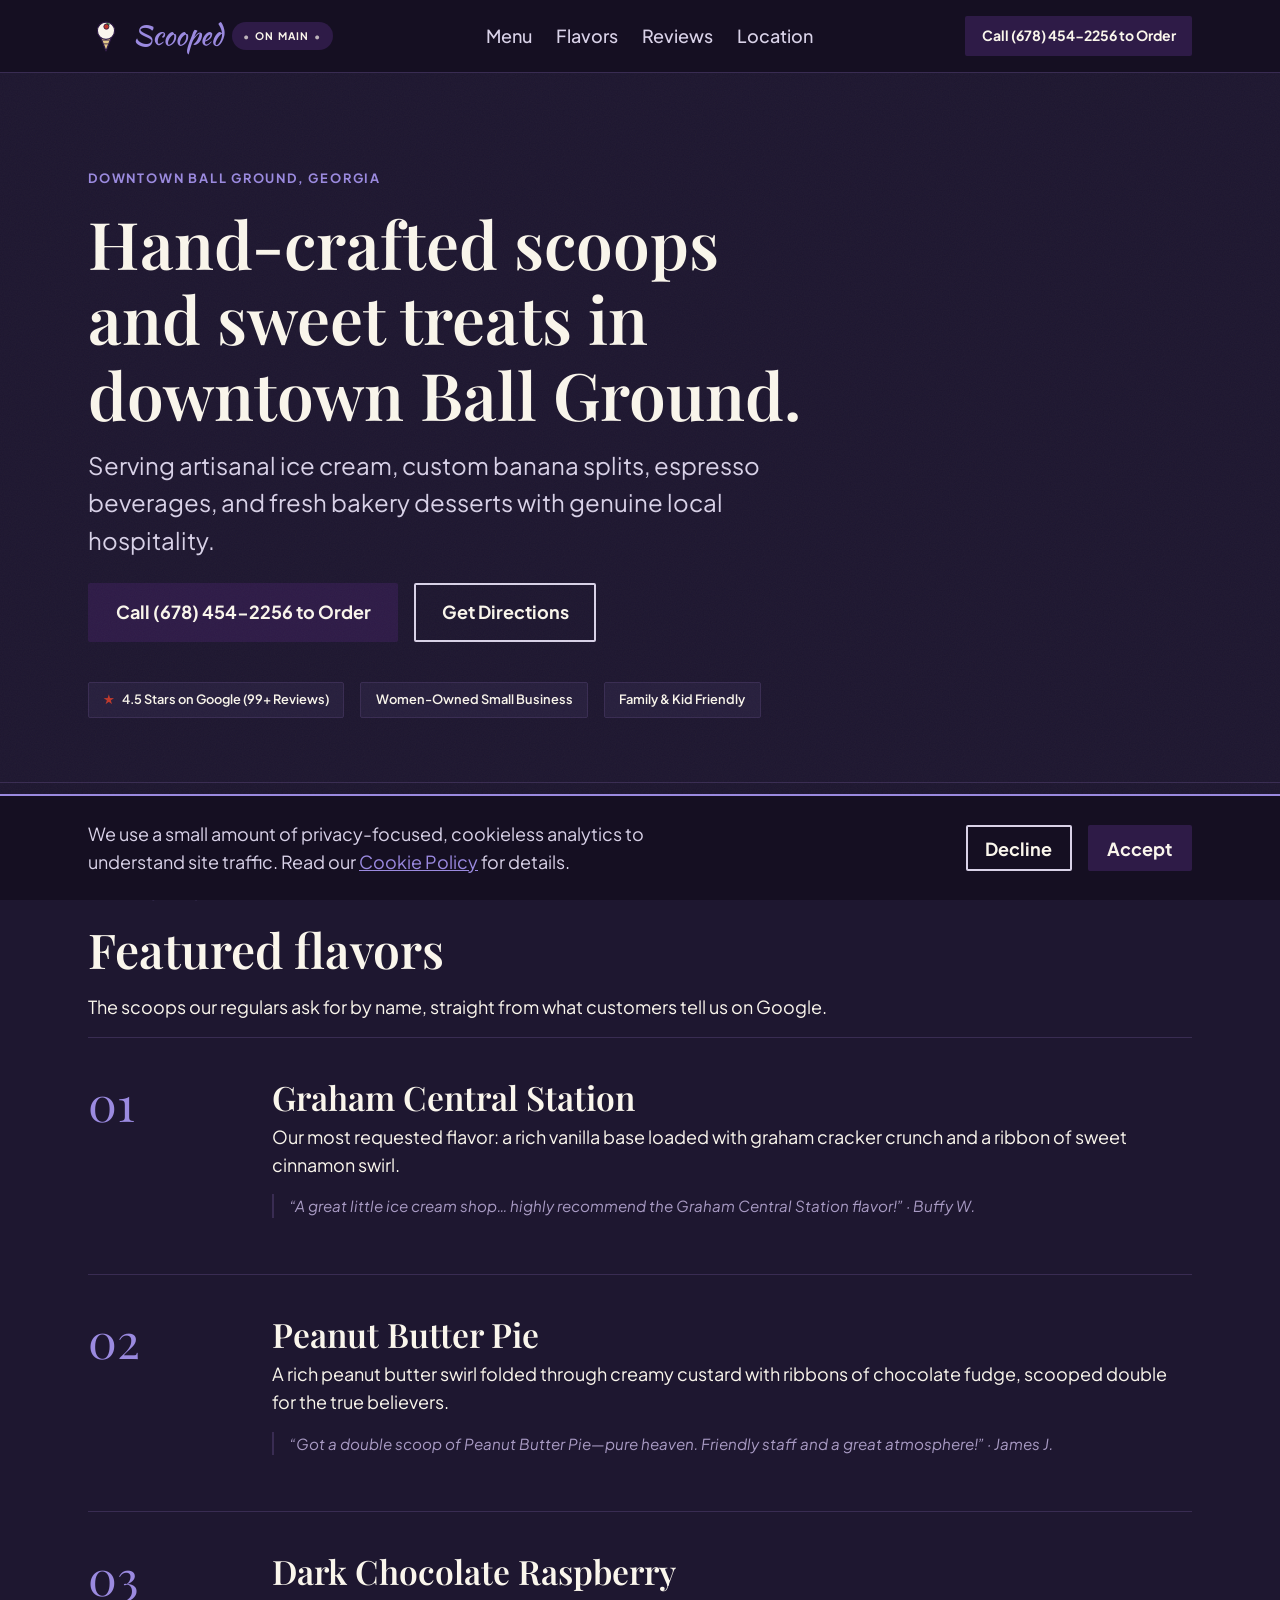
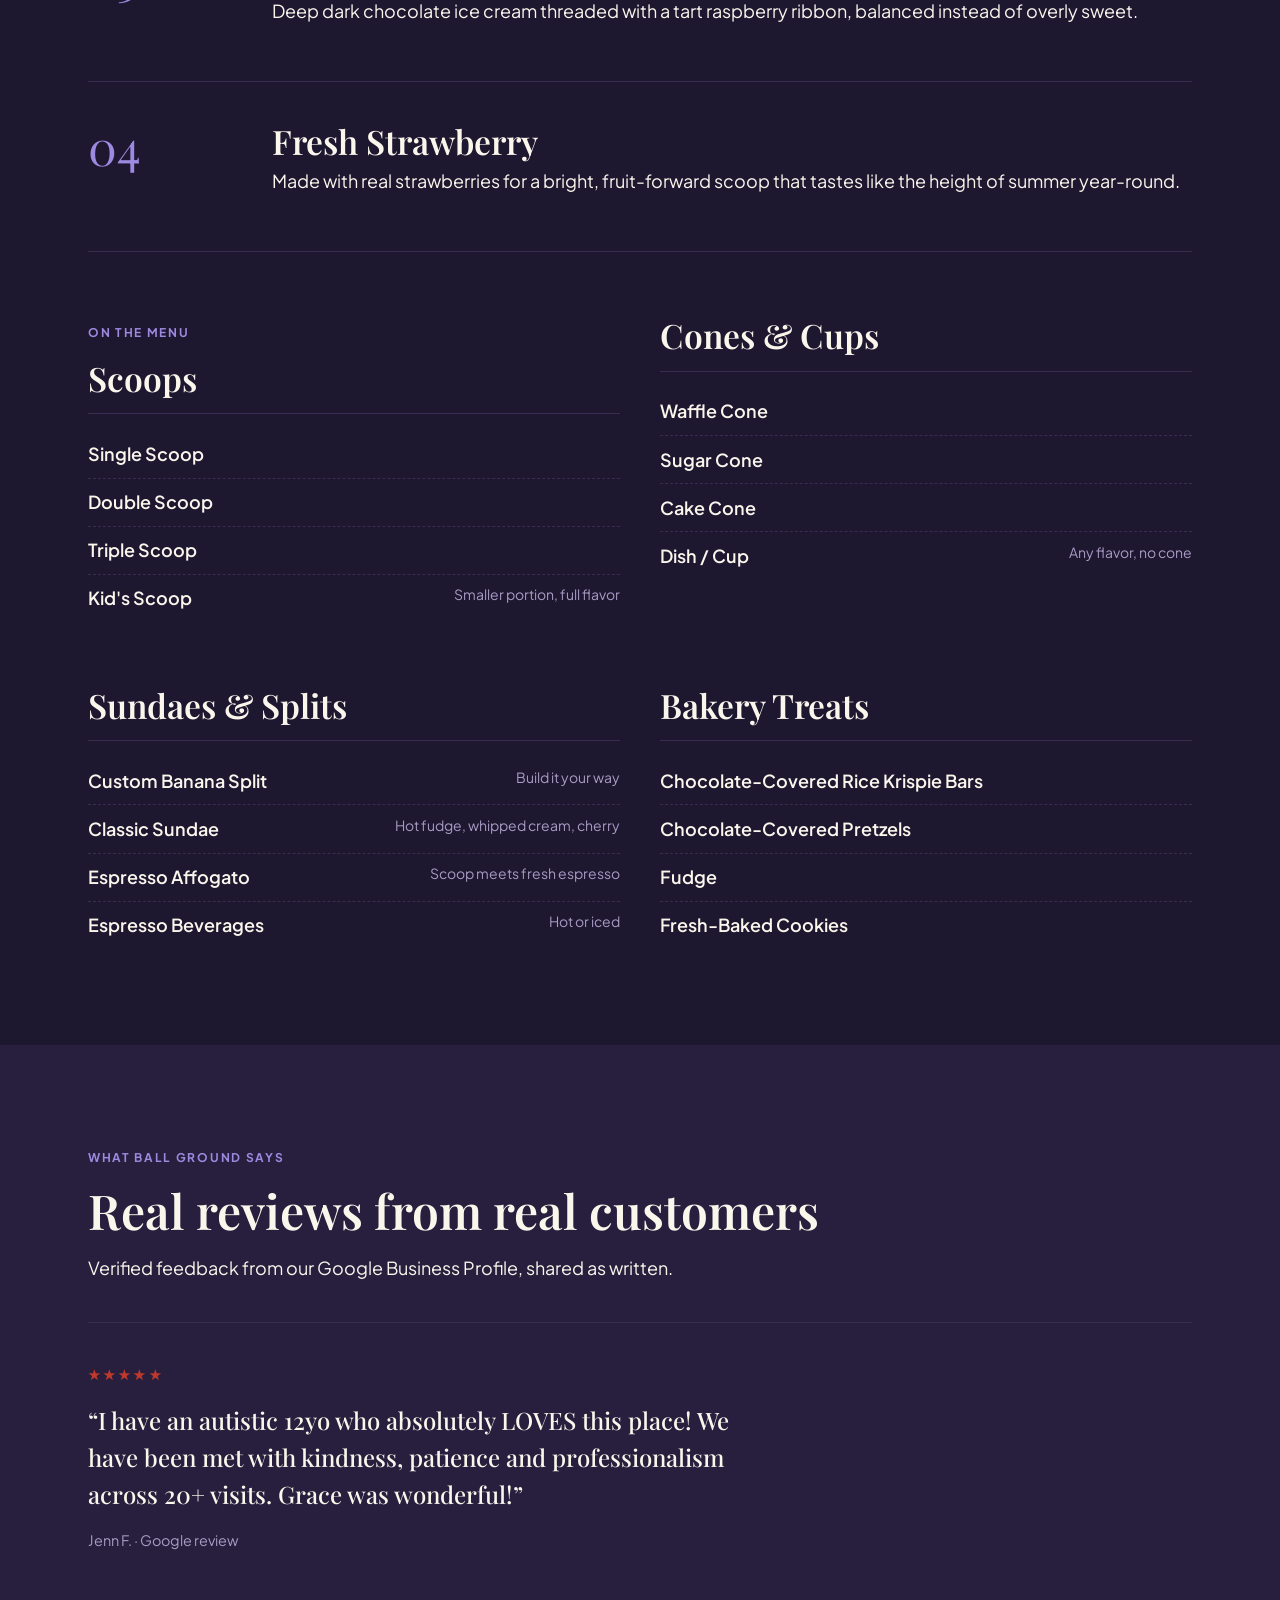
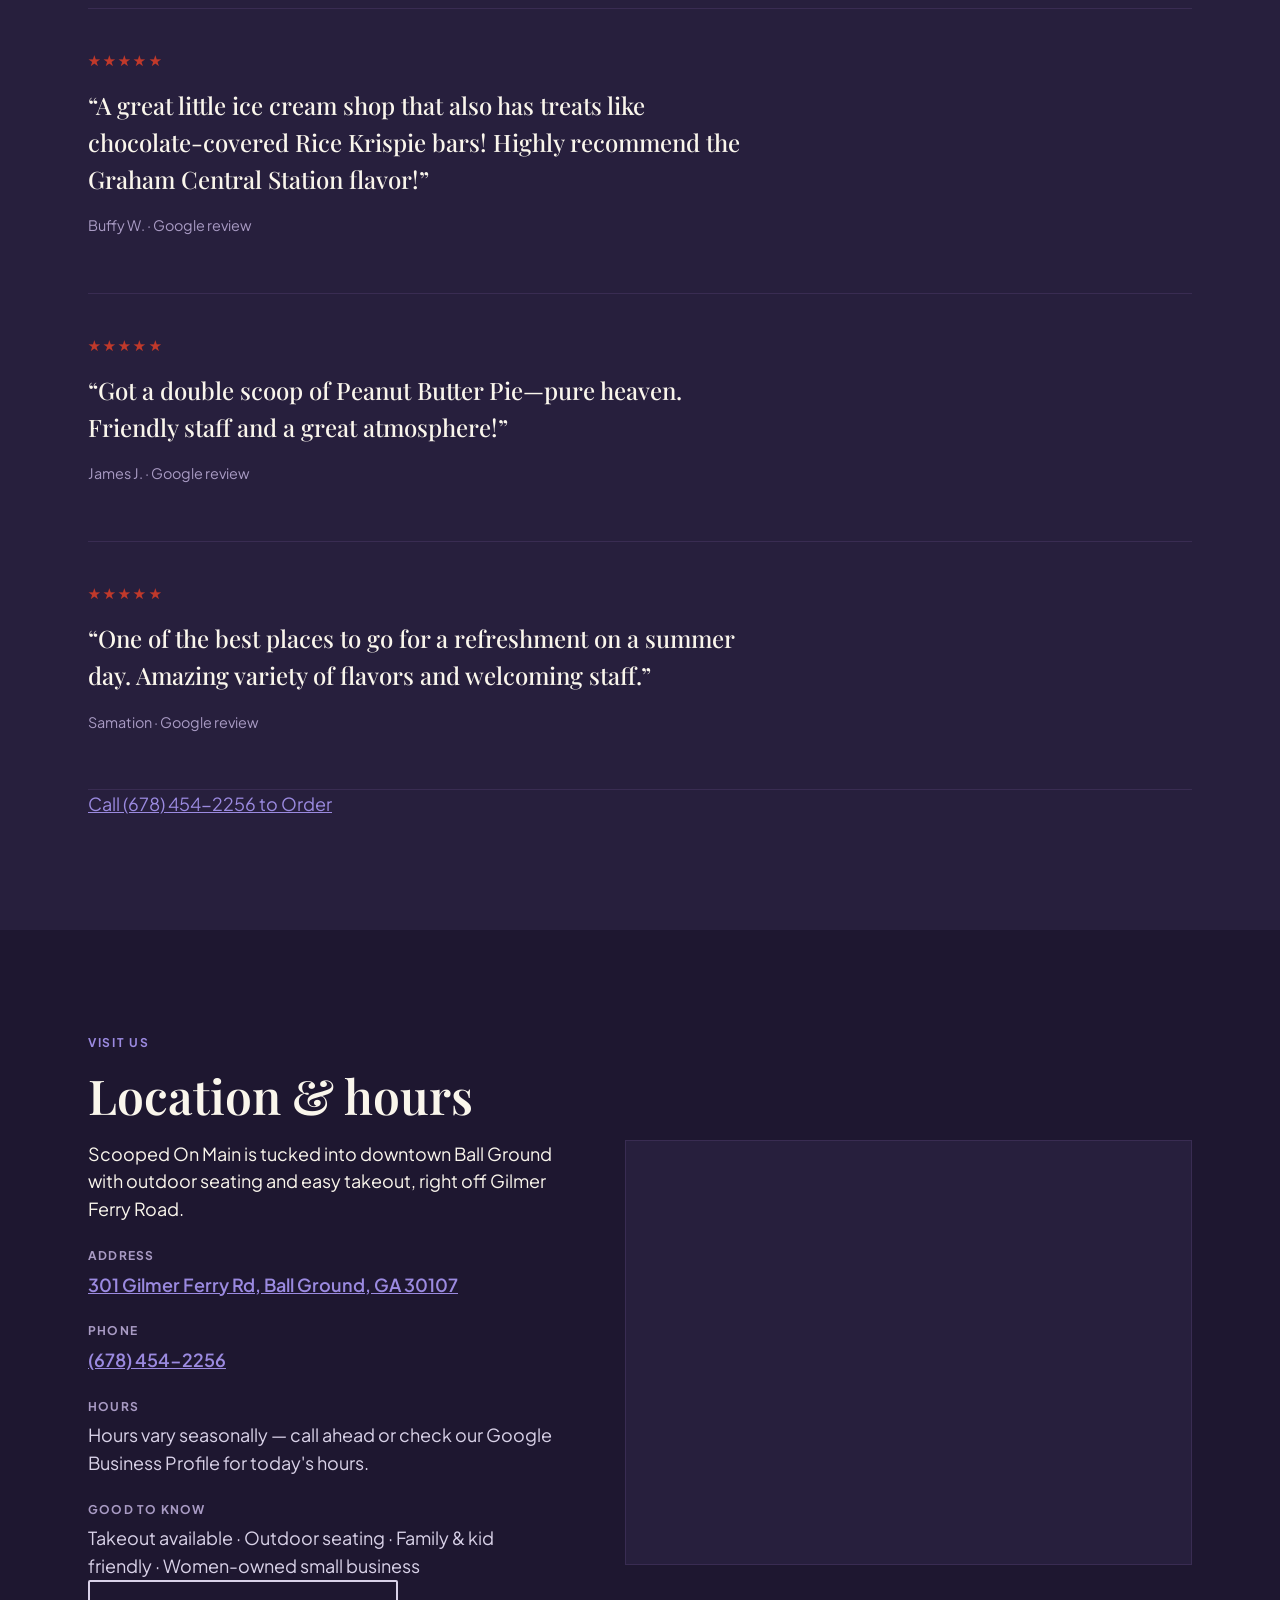
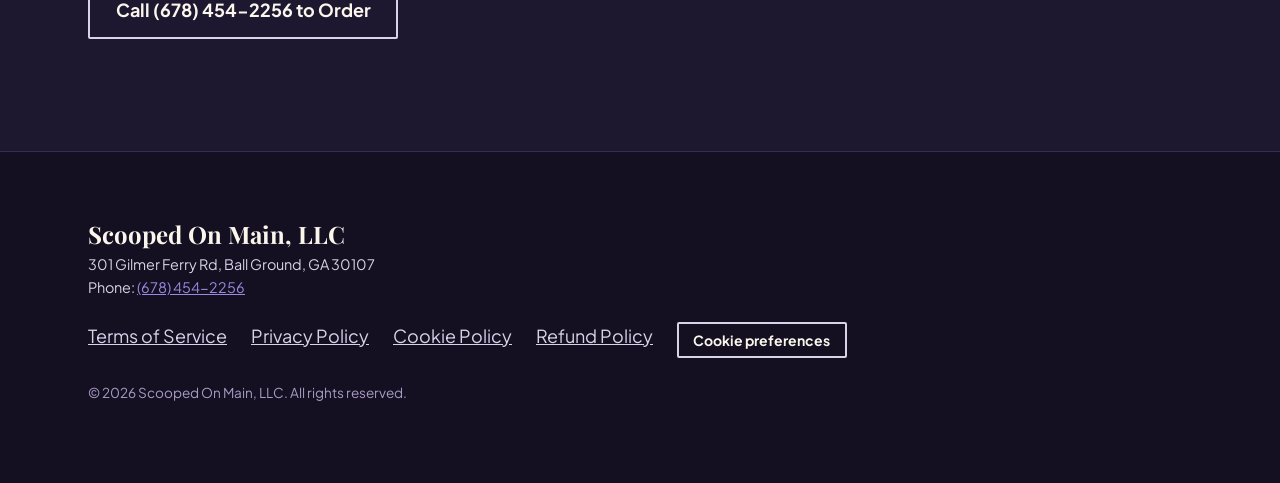
<file: index.html>
<!doctype html>
<html lang="en">
<head>
  <meta charset="utf-8">
  <meta name="viewport" content="width=device-width, initial-scale=1">
  <title>Scooped On Main | Ice Cream &amp; Sweet Shop in Ball Ground, GA</title>
  <meta name="description" content="Hand-crafted scoops, custom banana splits, espresso drinks, and fresh bakery treats at Scooped On Main in downtown Ball Ground, Georgia. Women-owned, family-friendly, takeout and outdoor seating available.">
  <link rel="canonical" href="https://scoopedonmainllc.com/">

  <meta property="og:type" content="website">
  <meta property="og:site_name" content="Scooped On Main">
  <meta property="og:url" content="https://scoopedonmainllc.com/">
  <meta property="og:title" content="Scooped On Main | Ice Cream &amp; Sweet Shop in Ball Ground, GA">
  <meta property="og:description" content="Hand-crafted scoops, custom banana splits, espresso drinks, and fresh bakery treats in downtown Ball Ground, Georgia.">
  <meta property="og:image" content="https://scoopedonmainllc.com/images/og-image.jpg">
  <meta property="og:image:width" content="1200">
  <meta property="og:image:height" content="630">
  <meta name="twitter:card" content="summary_large_image">
  <meta name="twitter:title" content="Scooped On Main | Ice Cream &amp; Sweet Shop in Ball Ground, GA">
  <meta name="twitter:description" content="Hand-crafted scoops, custom banana splits, espresso drinks, and fresh bakery treats in downtown Ball Ground, Georgia.">
  <meta name="twitter:image" content="https://scoopedonmainllc.com/images/og-image.jpg">

  <link rel="preconnect" href="https://fonts.googleapis.com">
  <link rel="preconnect" href="https://fonts.gstatic.com" crossorigin>
  <link href="https://fonts.googleapis.com/css2?family=Playfair+Display:wght@500;600;700&family=Plus+Jakarta+Sans:wght@400;500;600;700&family=Kaushan+Script&display=swap" rel="stylesheet">
  <link rel="stylesheet" href="styles.css">
  <link rel="icon" href="images/favicon.svg" type="image/svg+xml">
  <link rel="apple-touch-icon" href="images/favicon.svg">

  <script type="application/ld+json">
  {
    "@context": "https://schema.org",
    "@type": "IceCreamShop",
    "name": "Scooped On Main, LLC",
    "url": "https://scoopedonmainllc.com/",
    "telephone": "+16784542256",
    "priceRange": "$$",
    "servesCuisine": "Ice Cream, Desserts, Coffee",
    "address": {
      "@type": "PostalAddress",
      "streetAddress": "301 Gilmer Ferry Rd",
      "addressLocality": "Ball Ground",
      "addressRegion": "GA",
      "postalCode": "30107",
      "addressCountry": "US"
    },
    "aggregateRating": {
      "@type": "AggregateRating",
      "ratingValue": "4.5",
      "reviewCount": "99"
    }
  }
  </script>
</head>
<body>
  <a class="skip-link" href="#main-content">Skip to main content</a>

  <header class="site-header">
    <div class="container">
      <a class="logo" href="index.html">
        <img src="images/favicon.svg" alt="" class="logo-mark" width="36" height="36">
        <span class="logo-word">Scooped</span>
        <span class="logo-pill">on main</span>
      </a>
      <nav class="main-nav" aria-label="Primary">
        <ul>
          <li><a href="#menu">Menu</a></li>
          <li><a href="#flavors">Flavors</a></li>
          <li><a href="#reviews">Reviews</a></li>
          <li><a href="#location">Location</a></li>
        </ul>
      </nav>
      <a class="btn btn-sm header-cta" href="tel:16784542256">Call (678) 454-2256 to Order</a>
    </div>
  </header>

  <main id="main-content">

    <!-- Hero -->
    <section class="hero">
      <div class="container">
        <span class="eyebrow">Downtown Ball Ground, Georgia</span>
        <h1>Hand-crafted scoops and sweet treats in downtown Ball Ground.</h1>
        <p class="lede">Serving artisanal ice cream, custom banana splits, espresso beverages, and fresh bakery desserts with genuine local hospitality.</p>
        <div class="hero-actions">
          <a class="btn" href="tel:16784542256">Call (678) 454-2256 to Order</a>
          <a class="btn btn-secondary" href="#location">Get Directions</a>
        </div>
        <div class="hero-badges">
          <span class="badge"><span class="star" aria-hidden="true">&#9733;</span> 4.5 Stars on Google (99+ Reviews)</span>
          <span class="badge">Women-Owned Small Business</span>
          <span class="badge">Family &amp; Kid Friendly</span>
        </div>
      </div>
    </section>

    <!-- Featured Flavors & Menu -->
    <section class="section" id="menu">
      <div class="container">

        <div id="flavors">
          <span class="section-eyebrow">Fan favorites</span>
          <h2 class="reveal">Featured flavors</h2>
          <p class="reveal">The scoops our regulars ask for by name, straight from what customers tell us on Google.</p>

          <div class="flavor-list">
            <div class="flavor-row reveal">
              <span class="flavor-index">01</span>
              <div>
                <h3>Graham Central Station</h3>
                <p>Our most requested flavor: a rich vanilla base loaded with graham cracker crunch and a ribbon of sweet cinnamon swirl.</p>
                <p class="flavor-quote">&ldquo;A great little ice cream shop&hellip; highly recommend the Graham Central Station flavor!&rdquo; &middot; Buffy W.</p>
              </div>
            </div>
            <div class="flavor-row reveal">
              <span class="flavor-index">02</span>
              <div>
                <h3>Peanut Butter Pie</h3>
                <p>A rich peanut butter swirl folded through creamy custard with ribbons of chocolate fudge, scooped double for the true believers.</p>
                <p class="flavor-quote">&ldquo;Got a double scoop of Peanut Butter Pie&mdash;pure heaven. Friendly staff and a great atmosphere!&rdquo; &middot; James J.</p>
              </div>
            </div>
            <div class="flavor-row reveal">
              <span class="flavor-index">03</span>
              <div>
                <h3>Dark Chocolate Raspberry</h3>
                <p>Deep dark chocolate ice cream threaded with a tart raspberry ribbon, balanced instead of overly sweet.</p>
              </div>
            </div>
            <div class="flavor-row reveal">
              <span class="flavor-index">04</span>
              <div>
                <h3>Fresh Strawberry</h3>
                <p>Made with real strawberries for a bright, fruit-forward scoop that tastes like the height of summer year-round.</p>
              </div>
            </div>
          </div>
        </div>

        <div class="menu-categories">
          <div class="menu-category reveal">
            <span class="section-eyebrow">On the menu</span>
            <h3>Scoops</h3>
            <ul>
              <li><span class="item-name">Single Scoop</span></li>
              <li><span class="item-name">Double Scoop</span></li>
              <li><span class="item-name">Triple Scoop</span></li>
              <li><span class="item-name">Kid's Scoop</span> <span class="item-note">Smaller portion, full flavor</span></li>
            </ul>
          </div>

          <div class="menu-category reveal">
            <h3>Cones &amp; Cups</h3>
            <ul>
              <li><span class="item-name">Waffle Cone</span></li>
              <li><span class="item-name">Sugar Cone</span></li>
              <li><span class="item-name">Cake Cone</span></li>
              <li><span class="item-name">Dish / Cup</span> <span class="item-note">Any flavor, no cone</span></li>
            </ul>
          </div>

          <div class="menu-category reveal">
            <h3>Sundaes &amp; Splits</h3>
            <ul>
              <li><span class="item-name">Custom Banana Split</span> <span class="item-note">Build it your way</span></li>
              <li><span class="item-name">Classic Sundae</span> <span class="item-note">Hot fudge, whipped cream, cherry</span></li>
              <li><span class="item-name">Espresso Affogato</span> <span class="item-note">Scoop meets fresh espresso</span></li>
              <li><span class="item-name">Espresso Beverages</span> <span class="item-note">Hot or iced</span></li>
            </ul>
          </div>

          <div class="menu-category reveal">
            <h3>Bakery Treats</h3>
            <ul>
              <li><span class="item-name">Chocolate-Covered Rice Krispie Bars</span></li>
              <li><span class="item-name">Chocolate-Covered Pretzels</span></li>
              <li><span class="item-name">Fudge</span></li>
              <li><span class="item-name">Fresh-Baked Cookies</span></li>
            </ul>
          </div>
        </div>

      </div>
    </section>

    <!-- Reviews -->
    <section class="section section-alt" id="reviews">
      <div class="container">
        <span class="section-eyebrow">What Ball Ground says</span>
        <h2 class="reveal">Real reviews from real customers</h2>
        <p class="reveal">Verified feedback from our Google Business Profile, shared as written.</p>

        <div class="review-list">
          <div class="review-card reveal">
            <div class="review-stars" aria-label="5 out of 5 stars">&#9733;&#9733;&#9733;&#9733;&#9733;</div>
            <blockquote>&ldquo;I have an autistic 12yo who absolutely LOVES this place! We have been met with kindness, patience and professionalism across 20+ visits. Grace was wonderful!&rdquo;</blockquote>
            <p class="review-author">Jenn F. &middot; Google review</p>
          </div>
          <div class="review-card reveal">
            <div class="review-stars" aria-label="5 out of 5 stars">&#9733;&#9733;&#9733;&#9733;&#9733;</div>
            <blockquote>&ldquo;A great little ice cream shop that also has treats like chocolate-covered Rice Krispie bars! Highly recommend the Graham Central Station flavor!&rdquo;</blockquote>
            <p class="review-author">Buffy W. &middot; Google review</p>
          </div>
          <div class="review-card reveal">
            <div class="review-stars" aria-label="5 out of 5 stars">&#9733;&#9733;&#9733;&#9733;&#9733;</div>
            <blockquote>&ldquo;Got a double scoop of Peanut Butter Pie&mdash;pure heaven. Friendly staff and a great atmosphere!&rdquo;</blockquote>
            <p class="review-author">James J. &middot; Google review</p>
          </div>
          <div class="review-card reveal">
            <div class="review-stars" aria-label="5 out of 5 stars">&#9733;&#9733;&#9733;&#9733;&#9733;</div>
            <blockquote>&ldquo;One of the best places to go for a refreshment on a summer day. Amazing variety of flavors and welcoming staff.&rdquo;</blockquote>
            <p class="review-author">Samation &middot; Google review</p>
          </div>
        </div>

        <p class="reveal"><a href="tel:16784542256">Call (678) 454-2256 to Order</a></p>
      </div>
    </section>

    <!-- Location -->
    <section class="section" id="location">
      <div class="container">
        <span class="section-eyebrow">Visit us</span>
        <h2 class="reveal">Location &amp; hours</h2>

        <div class="location-grid">
          <div class="location-details reveal">
            <p>Scooped On Main is tucked into downtown Ball Ground with outdoor seating and easy takeout, right off Gilmer Ferry Road.</p>
            <dl>
              <dt>Address</dt>
              <dd><a href="https://www.google.com/maps/search/?api=1&query=301+Gilmer+Ferry+Rd+Ball+Ground+GA+30107" target="_blank" rel="noopener noreferrer">301 Gilmer Ferry Rd, Ball Ground, GA 30107</a></dd>

              <dt>Phone</dt>
              <dd><a href="tel:16784542256">(678) 454-2256</a></dd>

              <dt>Hours</dt>
              <dd>Hours vary seasonally &mdash; call ahead or check our Google Business Profile for today's hours.</dd>

              <dt>Good to know</dt>
              <dd>Takeout available &middot; Outdoor seating &middot; Family &amp; kid friendly &middot; Women-owned small business</dd>
            </dl>
            <p><a class="btn btn-secondary" href="tel:16784542256">Call (678) 454-2256 to Order</a></p>
          </div>

          <div class="map-frame reveal">
            <iframe
              src="https://www.google.com/maps?q=301+Gilmer+Ferry+Rd,+Ball+Ground,+GA+30107&output=embed"
              title="Map showing Scooped On Main at 301 Gilmer Ferry Rd, Ball Ground, GA 30107"
              loading="lazy"
              referrerpolicy="no-referrer-when-downgrade"
            ></iframe>
          </div>
        </div>
      </div>
    </section>

  </main>

  <footer class="site-footer">
    <div class="container">
      <div class="business-info">
        <p><strong>Scooped On Main, LLC</strong><br>
        301 Gilmer Ferry Rd, Ball Ground, GA 30107<br>
        Phone: <a href="tel:16784542256">(678) 454-2256</a></p>
      </div>
      <nav aria-label="Legal">
        <ul>
          <li><a href="terms.html">Terms of Service</a></li>
          <li><a href="privacy.html">Privacy Policy</a></li>
          <li><a href="cookies.html">Cookie Policy</a></li>
          <li><a href="refunds.html">Refund Policy</a></li>
          <li><button type="button" id="open-cookie-prefs" class="btn-secondary btn btn-sm">Cookie preferences</button></li>
        </ul>
      </nav>
      <p class="copyright">&copy; 2026 Scooped On Main, LLC. All rights reserved.</p>
    </div>
  </footer>

  <div class="consent-banner" id="consent-banner" hidden role="region" aria-label="Cookie consent">
    <div class="container">
      <p>We use a small amount of privacy-focused, cookieless analytics to understand site traffic. Read our <a href="cookies.html">Cookie Policy</a> for details.</p>
      <div class="actions">
        <button type="button" class="btn-secondary btn" id="cookie-decline">Decline</button>
        <button type="button" class="btn" id="cookie-accept">Accept</button>
      </div>
    </div>
  </div>

  <script src="main.js"></script>
  <script src="cookie-consent.js"></script>
  <script src="scroll-reveal.js"></script>
</body>
</html>
</file>
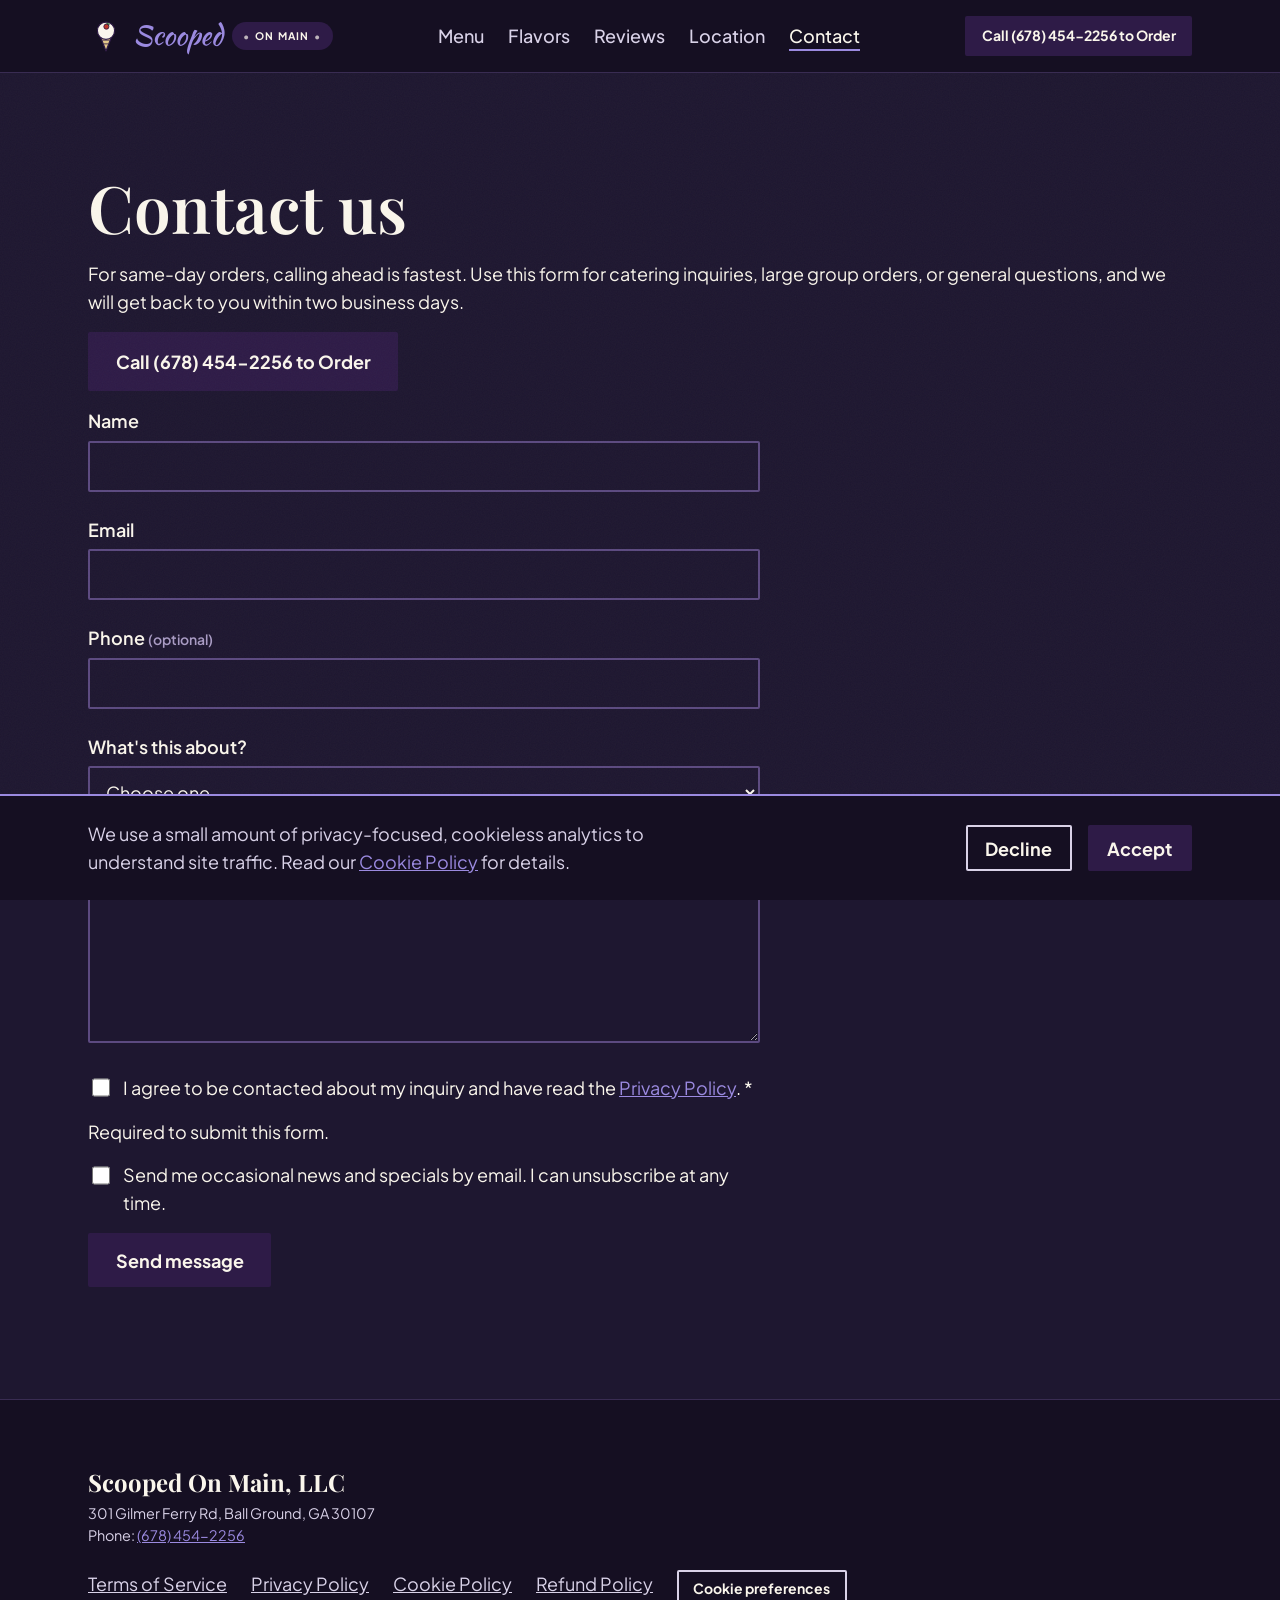
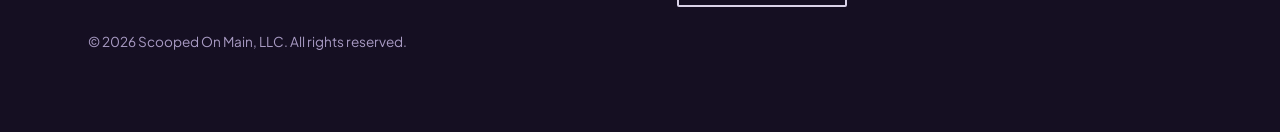
<file: contact.html>
<!doctype html>
<html lang="en">
<head>
  <meta charset="utf-8">
  <meta name="viewport" content="width=device-width, initial-scale=1">
  <title>Contact &amp; Order Inquiries: Scooped On Main</title>
  <meta name="description" content="Send Scooped On Main a message about catering, large orders, or general questions. For fastest service, call (678) 454-2256.">
  <link rel="canonical" href="https://scoopedonmainllc.com/contact">

  <meta property="og:type" content="website">
  <meta property="og:site_name" content="Scooped On Main">
  <meta property="og:url" content="https://scoopedonmainllc.com/contact">
  <meta property="og:title" content="Contact &amp; Order Inquiries: Scooped On Main">
  <meta property="og:description" content="Send Scooped On Main a message about catering, large orders, or general questions.">

  <link rel="preconnect" href="https://fonts.googleapis.com">
  <link rel="preconnect" href="https://fonts.gstatic.com" crossorigin>
  <link href="https://fonts.googleapis.com/css2?family=Playfair+Display:wght@500;600;700&family=Plus+Jakarta+Sans:wght@400;500;600;700&family=Kaushan+Script&display=swap" rel="stylesheet">
  <link rel="stylesheet" href="styles.css">
  <link rel="icon" href="images/favicon.svg" type="image/svg+xml">
  <link rel="apple-touch-icon" href="images/favicon.svg">

  <script type="application/ld+json">
  {
    "@context": "https://schema.org",
    "@type": "BreadcrumbList",
    "itemListElement": [
      { "@type": "ListItem", "position": 1, "name": "Home", "item": "https://scoopedonmainllc.com/" },
      { "@type": "ListItem", "position": 2, "name": "Contact", "item": "https://scoopedonmainllc.com/contact" }
    ]
  }
  </script>
</head>
<body>
  <a class="skip-link" href="#main-content">Skip to main content</a>

  <header class="site-header">
    <div class="container">
      <a class="logo" href="index.html">
        <img src="images/favicon.svg" alt="" class="logo-mark" width="36" height="36">
        <span class="logo-word">Scooped</span>
        <span class="logo-pill">on main</span>
      </a>
      <nav class="main-nav" aria-label="Primary">
        <ul>
          <li><a href="index.html#menu">Menu</a></li>
          <li><a href="index.html#flavors">Flavors</a></li>
          <li><a href="index.html#reviews">Reviews</a></li>
          <li><a href="index.html#location">Location</a></li>
          <li><a href="contact.html" aria-current="page">Contact</a></li>
        </ul>
      </nav>
      <a class="btn btn-sm header-cta" href="tel:16784542256">Call (678) 454-2256 to Order</a>
    </div>
  </header>

  <main id="main-content">
    <section class="section">
      <div class="container">
        <h1>Contact us</h1>
        <p>For same-day orders, calling ahead is fastest. Use this form for catering inquiries, large group orders, or general questions, and we will get back to you within two business days.</p>
        <p><a class="btn" href="tel:16784542256">Call (678) 454-2256 to Order</a></p>

        <form id="contact-form" method="POST" action="/api/contact">
          <!-- CSRF token: rendered server-side per session, validated on submit. -->
          <input type="hidden" name="csrf_token" value="{{CSRF_TOKEN}}">

          <!-- Honeypot: real users never see or fill this field. -->
          <div class="hp-field" aria-hidden="true">
            <label for="website">Leave this field blank</label>
            <input type="text" id="website" name="website" tabindex="-1" autocomplete="off">
          </div>

          <div class="field">
            <label for="name">Name</label>
            <input type="text" id="name" name="name" required autocomplete="name" maxlength="120" aria-describedby="name-error">
            <p class="field-error" id="name-error" aria-live="polite"></p>
          </div>

          <div class="field">
            <label for="email">Email</label>
            <input type="email" id="email" name="email" required autocomplete="email" maxlength="254" aria-describedby="email-error">
            <p class="field-error" id="email-error" aria-live="polite"></p>
          </div>

          <div class="field">
            <label for="phone">Phone <span class="hint">(optional)</span></label>
            <input type="tel" id="phone" name="phone" autocomplete="tel" maxlength="30">
          </div>

          <div class="field">
            <label for="reason">What's this about?</label>
            <select id="reason" name="reason" required>
              <option value="">Choose one</option>
              <option value="catering">Catering / large order</option>
              <option value="feedback">Feedback</option>
              <option value="general">General question</option>
              <option value="other">Other</option>
            </select>
          </div>

          <div class="field">
            <label for="message">Message</label>
            <textarea id="message" name="message" rows="6" required maxlength="4000" aria-describedby="message-error"></textarea>
            <p class="field-error" id="message-error" aria-live="polite"></p>
          </div>

          <div class="consent-row">
            <input type="checkbox" id="consent-privacy" name="consentPrivacy" required aria-describedby="consent-privacy-hint">
            <label for="consent-privacy">I agree to be contacted about my inquiry and have read the <a href="privacy.html">Privacy Policy</a>. <span aria-hidden="true">*</span></label>
          </div>
          <p class="hint" id="consent-privacy-hint">Required to submit this form.</p>

          <div class="consent-row">
            <input type="checkbox" id="consent-marketing" name="consentMarketing">
            <label for="consent-marketing">Send me occasional news and specials by email. I can unsubscribe at any time.</label>
          </div>

          <button type="submit" class="btn">Send message</button>
          <p class="hint" id="form-status" aria-live="polite"></p>
        </form>
      </div>
    </section>
  </main>

  <footer class="site-footer">
    <div class="container">
      <div class="business-info">
        <p><strong>Scooped On Main, LLC</strong><br>
        301 Gilmer Ferry Rd, Ball Ground, GA 30107<br>
        Phone: <a href="tel:16784542256">(678) 454-2256</a></p>
      </div>
      <nav aria-label="Legal">
        <ul>
          <li><a href="terms.html">Terms of Service</a></li>
          <li><a href="privacy.html">Privacy Policy</a></li>
          <li><a href="cookies.html">Cookie Policy</a></li>
          <li><a href="refunds.html">Refund Policy</a></li>
          <li><button type="button" id="open-cookie-prefs" class="btn-secondary btn btn-sm">Cookie preferences</button></li>
        </ul>
      </nav>
      <p class="copyright">&copy; 2026 Scooped On Main, LLC. All rights reserved.</p>
    </div>
  </footer>

  <div class="consent-banner" id="consent-banner" hidden role="region" aria-label="Cookie consent">
    <div class="container">
      <p>We use a small amount of privacy-focused, cookieless analytics to understand site traffic. Read our <a href="cookies.html">Cookie Policy</a> for details.</p>
      <div class="actions">
        <button type="button" class="btn-secondary btn" id="cookie-decline">Decline</button>
        <button type="button" class="btn" id="cookie-accept">Accept</button>
      </div>
    </div>
  </div>

  <script src="main.js"></script>
  <script src="cookie-consent.js"></script>
</body>
</html>
</file>
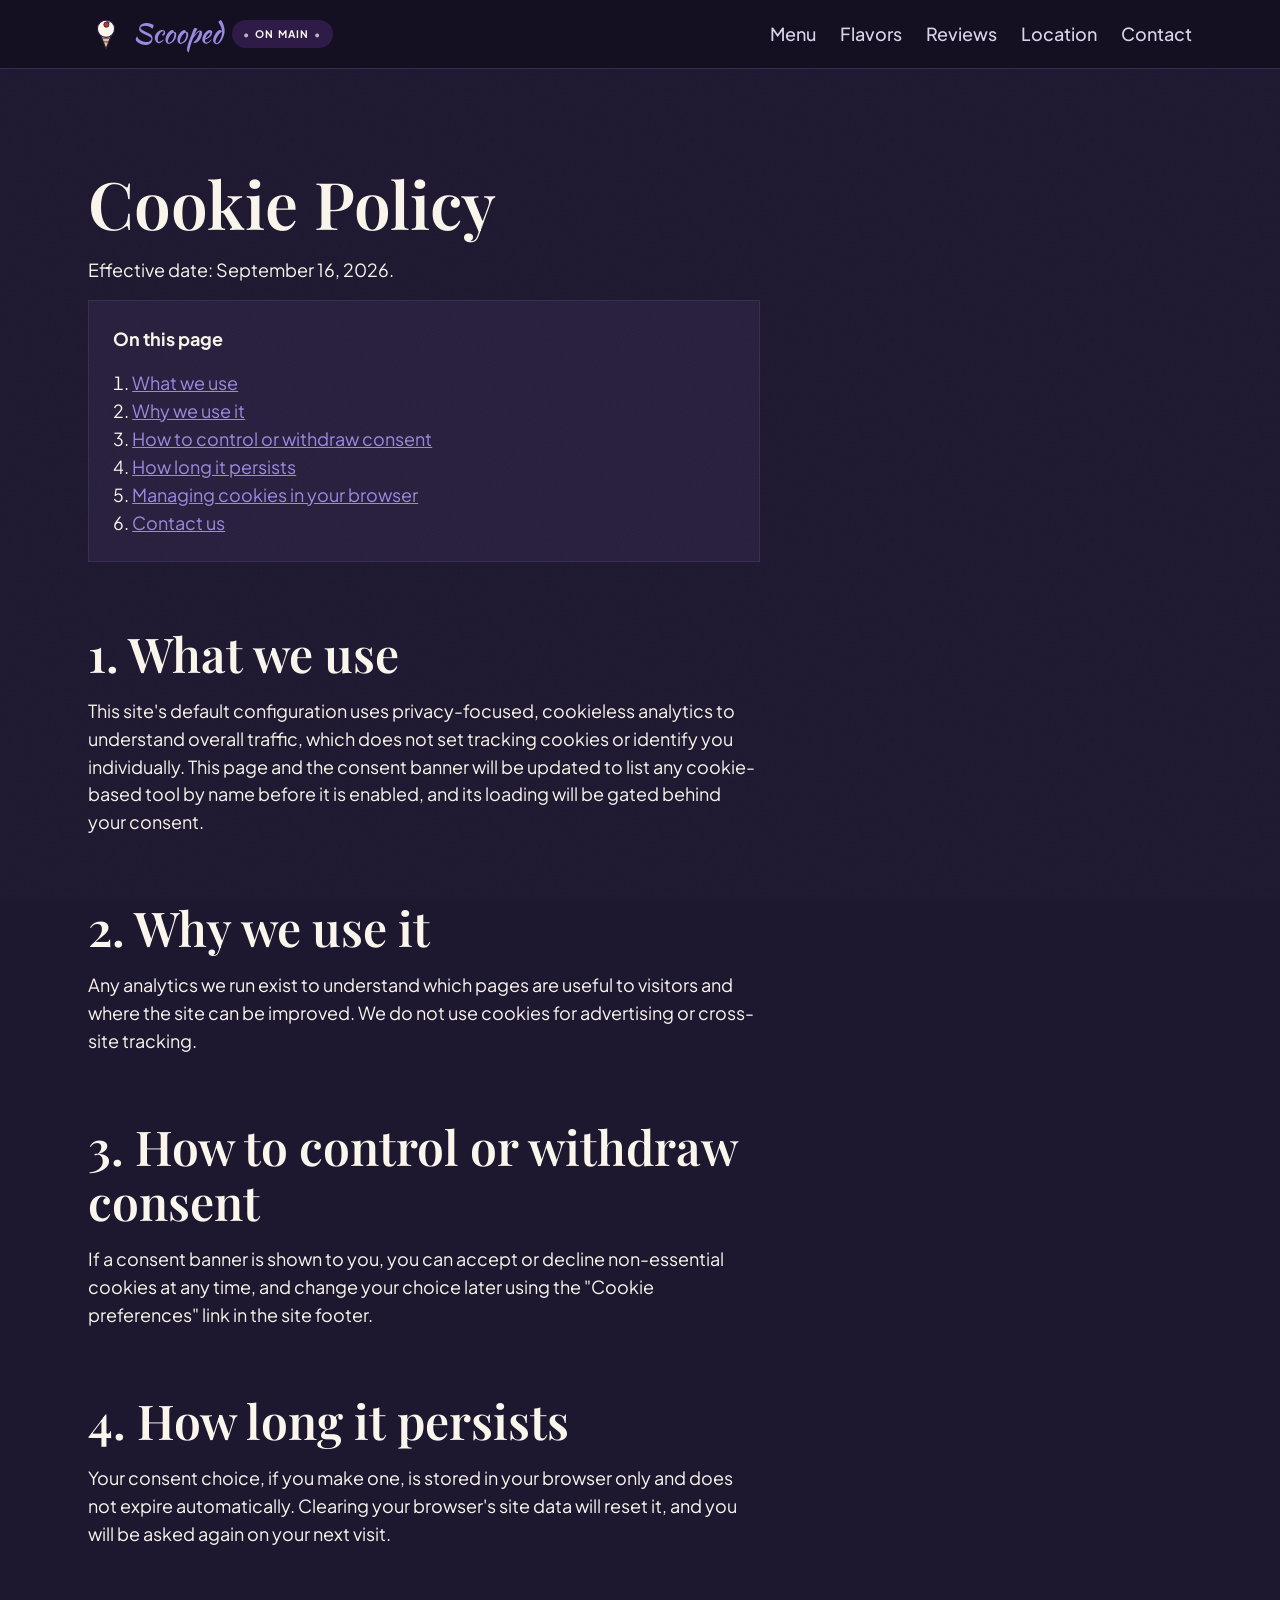
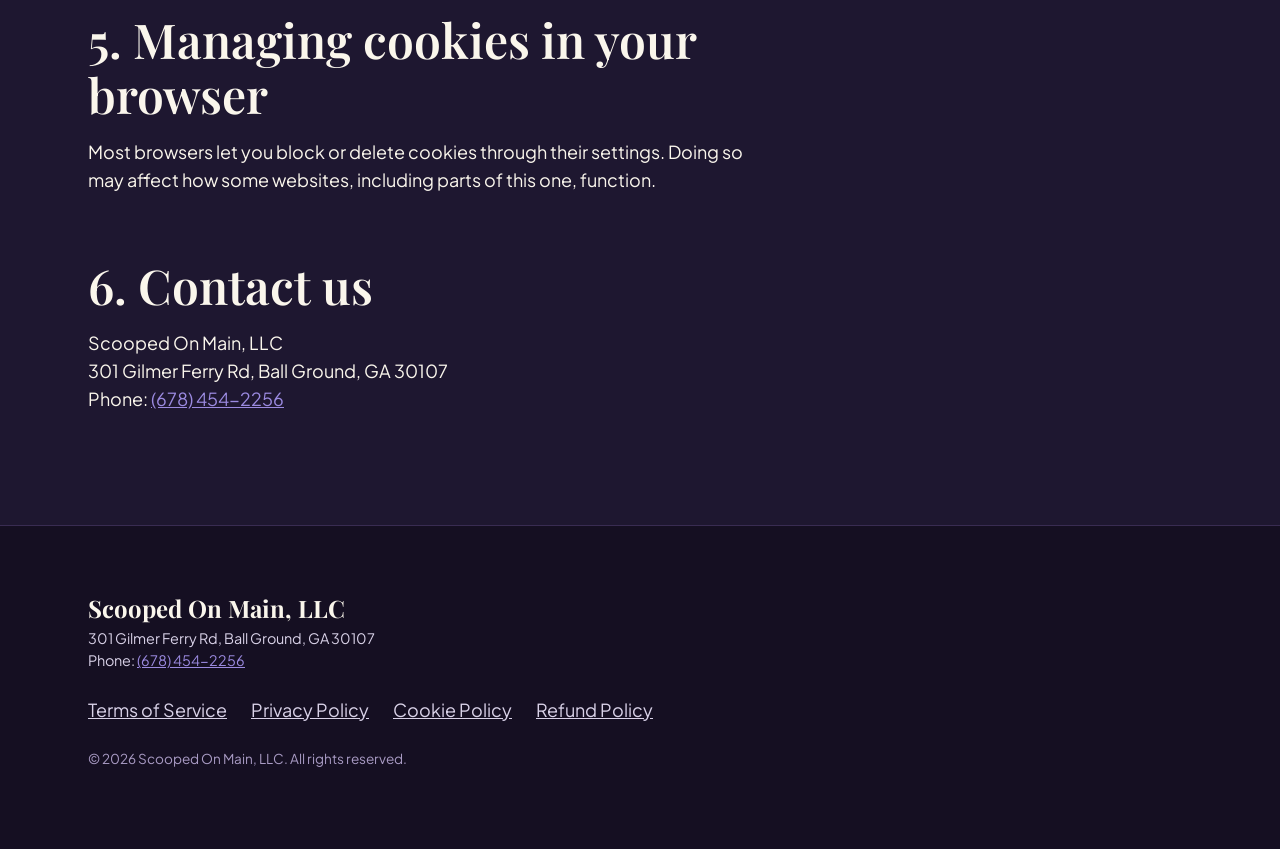
<file: cookies.html>
<!doctype html>
<html lang="en">
<head>
  <meta charset="utf-8">
  <meta name="viewport" content="width=device-width, initial-scale=1">
  <title>Cookie Policy: Scooped On Main</title>
  <meta name="description" content="How Scooped On Main, LLC uses cookies and privacy-focused analytics, and how to control your consent.">
  <link rel="canonical" href="https://scoopedonmainllc.com/cookies">
  <link rel="preconnect" href="https://fonts.googleapis.com">
  <link rel="preconnect" href="https://fonts.gstatic.com" crossorigin>
  <link href="https://fonts.googleapis.com/css2?family=Playfair+Display:wght@500;600;700&family=Plus+Jakarta+Sans:wght@400;500;600;700&family=Kaushan+Script&display=swap" rel="stylesheet">
  <link rel="stylesheet" href="styles.css">
  <link rel="icon" href="images/favicon.svg" type="image/svg+xml">

  <script type="application/ld+json">
  {
    "@context": "https://schema.org",
    "@type": "BreadcrumbList",
    "itemListElement": [
      { "@type": "ListItem", "position": 1, "name": "Home", "item": "https://scoopedonmainllc.com/" },
      { "@type": "ListItem", "position": 2, "name": "Cookie Policy", "item": "https://scoopedonmainllc.com/cookies" }
    ]
  }
  </script>
</head>
<body>
  <a class="skip-link" href="#main-content">Skip to main content</a>

  <header class="site-header">
    <div class="container">
      <a class="logo" href="index.html">
        <img src="images/favicon.svg" alt="" class="logo-mark" width="36" height="36">
        <span class="logo-word">Scooped</span>
        <span class="logo-pill">on main</span>
      </a>
      <nav class="main-nav" aria-label="Primary">
        <ul>
          <li><a href="index.html#menu">Menu</a></li>
          <li><a href="index.html#flavors">Flavors</a></li>
          <li><a href="index.html#reviews">Reviews</a></li>
          <li><a href="index.html#location">Location</a></li>
          <li><a href="contact.html">Contact</a></li>
        </ul>
      </nav>
    </div>
  </header>

  <main id="main-content">
    <section class="section">
      <div class="container">
        <div class="legal-content">
          <h1>Cookie Policy</h1>
          <p>Effective date: September 16, 2026.</p>

          <div class="legal-toc">
            <p><strong>On this page</strong></p>
            <ol>
              <li><a href="#what">What we use</a></li>
              <li><a href="#purpose">Why we use it</a></li>
              <li><a href="#control">How to control or withdraw consent</a></li>
              <li><a href="#duration">How long it persists</a></li>
              <li><a href="#browser">Managing cookies in your browser</a></li>
              <li><a href="#contact">Contact us</a></li>
            </ol>
          </div>

          <h2 id="what">1. What we use</h2>
          <p>This site's default configuration uses privacy-focused, cookieless analytics to understand overall traffic, which does not set tracking cookies or identify you individually. This page and the consent banner will be updated to list any cookie-based tool by name before it is enabled, and its loading will be gated behind your consent.</p>

          <h2 id="purpose">2. Why we use it</h2>
          <p>Any analytics we run exist to understand which pages are useful to visitors and where the site can be improved. We do not use cookies for advertising or cross-site tracking.</p>

          <h2 id="control">3. How to control or withdraw consent</h2>
          <p>If a consent banner is shown to you, you can accept or decline non-essential cookies at any time, and change your choice later using the "Cookie preferences" link in the site footer.</p>

          <h2 id="duration">4. How long it persists</h2>
          <p>Your consent choice, if you make one, is stored in your browser only and does not expire automatically. Clearing your browser's site data will reset it, and you will be asked again on your next visit.</p>

          <h2 id="browser">5. Managing cookies in your browser</h2>
          <p>Most browsers let you block or delete cookies through their settings. Doing so may affect how some websites, including parts of this one, function.</p>

          <h2 id="contact">6. Contact us</h2>
          <p>Scooped On Main, LLC<br>301 Gilmer Ferry Rd, Ball Ground, GA 30107<br>Phone: <a href="tel:16784542256">(678) 454-2256</a></p>
        </div>
      </div>
    </section>
  </main>

  <footer class="site-footer">
    <div class="container">
      <div class="business-info">
        <p><strong>Scooped On Main, LLC</strong><br>
        301 Gilmer Ferry Rd, Ball Ground, GA 30107<br>
        Phone: <a href="tel:16784542256">(678) 454-2256</a></p>
      </div>
      <nav aria-label="Legal">
        <ul>
          <li><a href="terms.html">Terms of Service</a></li>
          <li><a href="privacy.html">Privacy Policy</a></li>
          <li><a href="cookies.html" aria-current="page">Cookie Policy</a></li>
          <li><a href="refunds.html">Refund Policy</a></li>
        </ul>
      </nav>
      <p class="copyright">&copy; 2026 Scooped On Main, LLC. All rights reserved.</p>
    </div>
  </footer>

  <script src="main.js"></script>
  <script src="cookie-consent.js"></script>
</body>
</html>
</file>
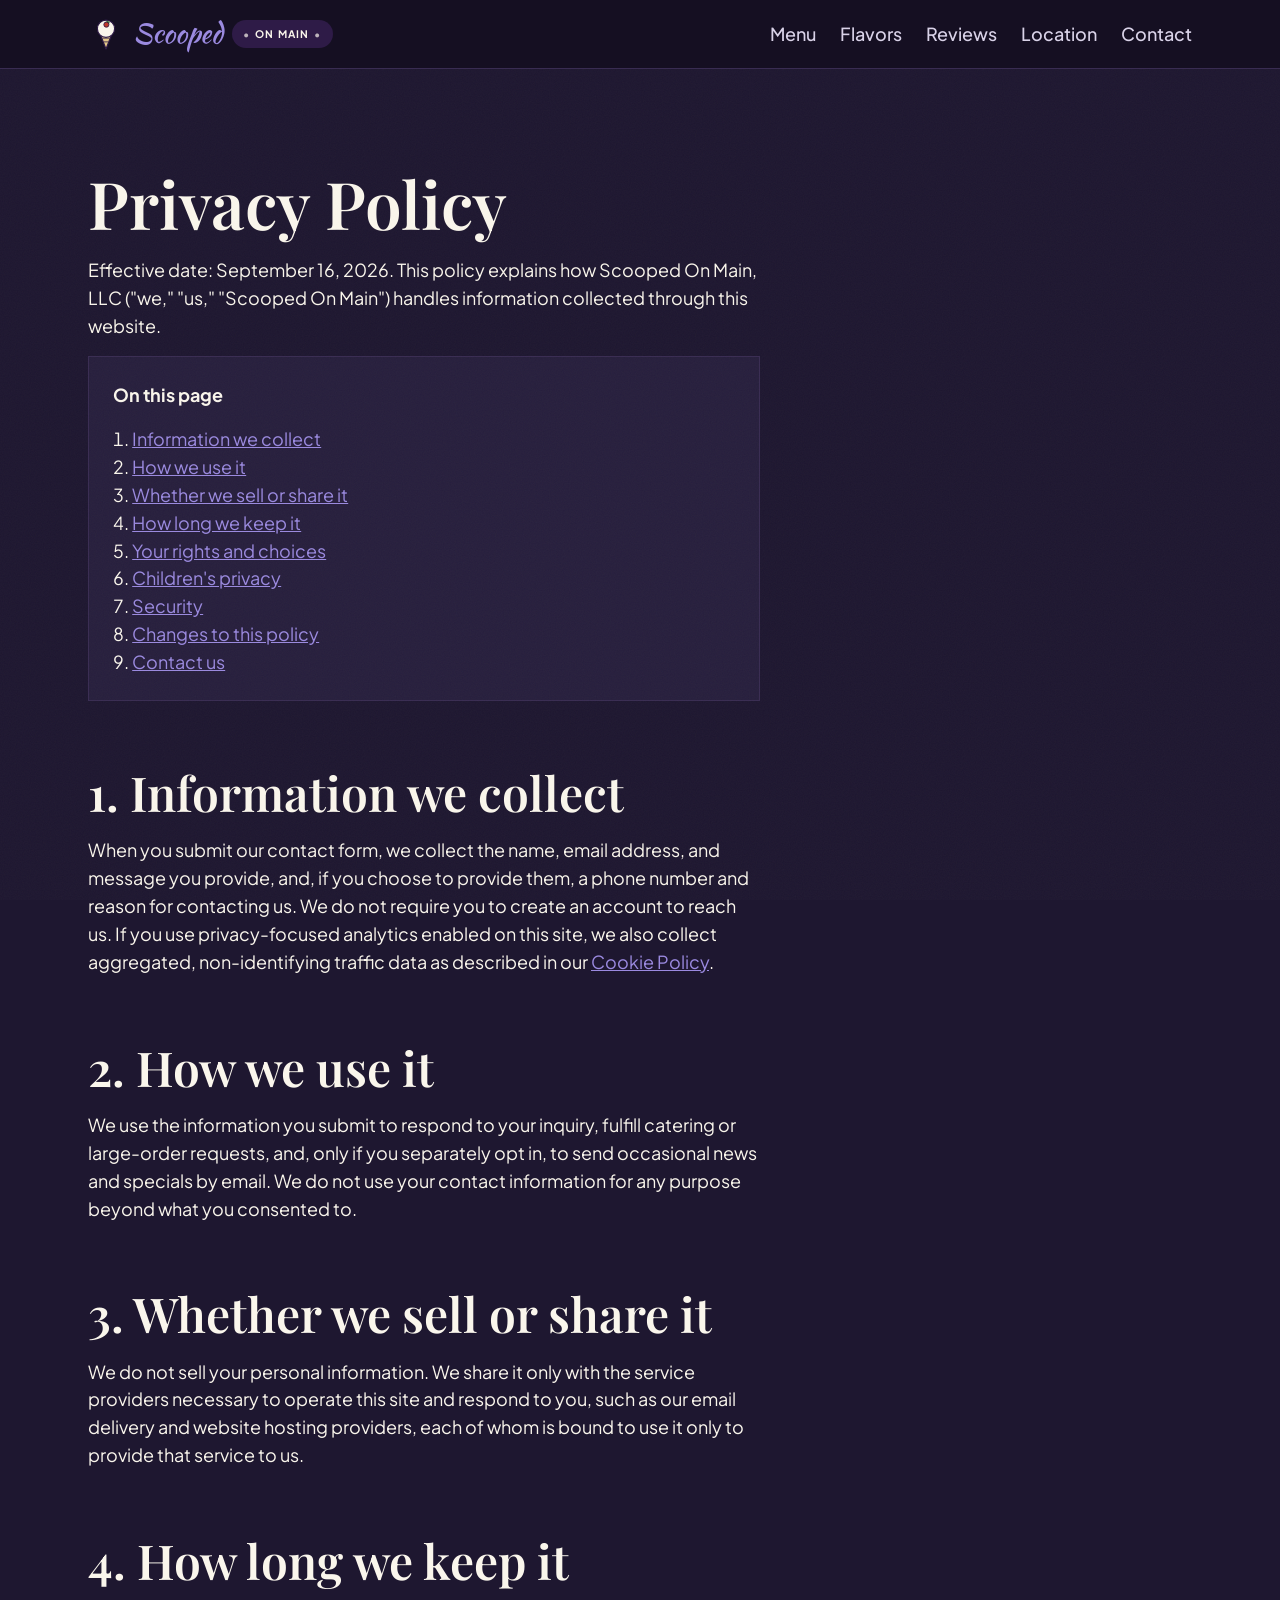
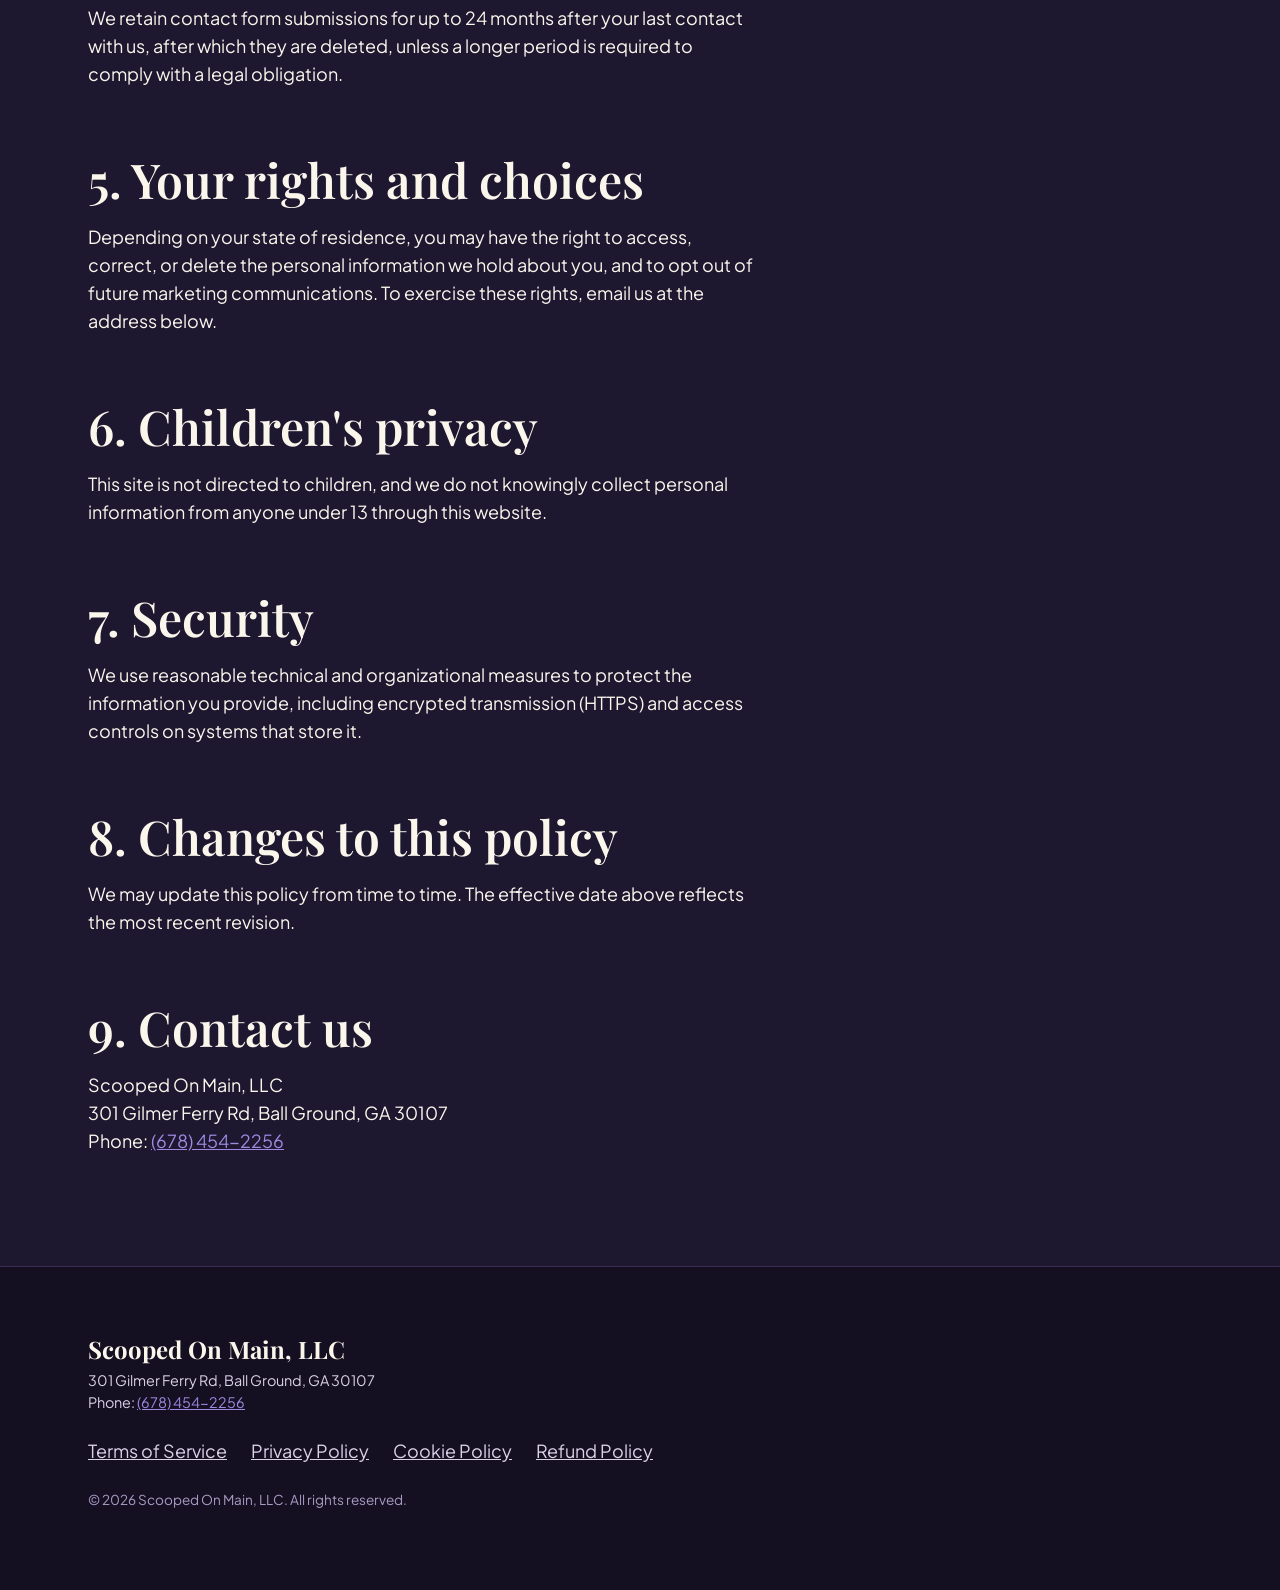
<file: privacy.html>
<!doctype html>
<html lang="en">
<head>
  <meta charset="utf-8">
  <meta name="viewport" content="width=device-width, initial-scale=1">
  <title>Privacy Policy: Scooped On Main</title>
  <meta name="description" content="How Scooped On Main, LLC collects, uses, and protects the personal information visitors and customers share with us.">
  <link rel="canonical" href="https://scoopedonmainllc.com/privacy">
  <link rel="preconnect" href="https://fonts.googleapis.com">
  <link rel="preconnect" href="https://fonts.gstatic.com" crossorigin>
  <link href="https://fonts.googleapis.com/css2?family=Playfair+Display:wght@500;600;700&family=Plus+Jakarta+Sans:wght@400;500;600;700&family=Kaushan+Script&display=swap" rel="stylesheet">
  <link rel="stylesheet" href="styles.css">
  <link rel="icon" href="images/favicon.svg" type="image/svg+xml">

  <script type="application/ld+json">
  {
    "@context": "https://schema.org",
    "@type": "BreadcrumbList",
    "itemListElement": [
      { "@type": "ListItem", "position": 1, "name": "Home", "item": "https://scoopedonmainllc.com/" },
      { "@type": "ListItem", "position": 2, "name": "Privacy Policy", "item": "https://scoopedonmainllc.com/privacy" }
    ]
  }
  </script>
</head>
<body>
  <a class="skip-link" href="#main-content">Skip to main content</a>

  <header class="site-header">
    <div class="container">
      <a class="logo" href="index.html">
        <img src="images/favicon.svg" alt="" class="logo-mark" width="36" height="36">
        <span class="logo-word">Scooped</span>
        <span class="logo-pill">on main</span>
      </a>
      <nav class="main-nav" aria-label="Primary">
        <ul>
          <li><a href="index.html#menu">Menu</a></li>
          <li><a href="index.html#flavors">Flavors</a></li>
          <li><a href="index.html#reviews">Reviews</a></li>
          <li><a href="index.html#location">Location</a></li>
          <li><a href="contact.html">Contact</a></li>
        </ul>
      </nav>
    </div>
  </header>

  <main id="main-content">
    <section class="section">
      <div class="container">
        <div class="legal-content">
          <h1>Privacy Policy</h1>
          <p>Effective date: September 16, 2026. This policy explains how Scooped On Main, LLC ("we," "us," "Scooped On Main") handles information collected through this website.</p>

          <div class="legal-toc">
            <p><strong>On this page</strong></p>
            <ol>
              <li><a href="#collect">Information we collect</a></li>
              <li><a href="#use">How we use it</a></li>
              <li><a href="#share">Whether we sell or share it</a></li>
              <li><a href="#retain">How long we keep it</a></li>
              <li><a href="#rights">Your rights and choices</a></li>
              <li><a href="#children">Children's privacy</a></li>
              <li><a href="#security">Security</a></li>
              <li><a href="#changes">Changes to this policy</a></li>
              <li><a href="#contact">Contact us</a></li>
            </ol>
          </div>

          <h2 id="collect">1. Information we collect</h2>
          <p>When you submit our contact form, we collect the name, email address, and message you provide, and, if you choose to provide them, a phone number and reason for contacting us. We do not require you to create an account to reach us. If you use privacy-focused analytics enabled on this site, we also collect aggregated, non-identifying traffic data as described in our <a href="cookies.html">Cookie Policy</a>.</p>

          <h2 id="use">2. How we use it</h2>
          <p>We use the information you submit to respond to your inquiry, fulfill catering or large-order requests, and, only if you separately opt in, to send occasional news and specials by email. We do not use your contact information for any purpose beyond what you consented to.</p>

          <h2 id="share">3. Whether we sell or share it</h2>
          <p>We do not sell your personal information. We share it only with the service providers necessary to operate this site and respond to you, such as our email delivery and website hosting providers, each of whom is bound to use it only to provide that service to us.</p>

          <h2 id="retain">4. How long we keep it</h2>
          <p>We retain contact form submissions for up to 24 months after your last contact with us, after which they are deleted, unless a longer period is required to comply with a legal obligation.</p>

          <h2 id="rights">5. Your rights and choices</h2>
          <p>Depending on your state of residence, you may have the right to access, correct, or delete the personal information we hold about you, and to opt out of future marketing communications. To exercise these rights, email us at the address below.</p>

          <h2 id="children">6. Children's privacy</h2>
          <p>This site is not directed to children, and we do not knowingly collect personal information from anyone under 13 through this website.</p>

          <h2 id="security">7. Security</h2>
          <p>We use reasonable technical and organizational measures to protect the information you provide, including encrypted transmission (HTTPS) and access controls on systems that store it.</p>

          <h2 id="changes">8. Changes to this policy</h2>
          <p>We may update this policy from time to time. The effective date above reflects the most recent revision.</p>

          <h2 id="contact">9. Contact us</h2>
          <p>Scooped On Main, LLC<br>301 Gilmer Ferry Rd, Ball Ground, GA 30107<br>Phone: <a href="tel:16784542256">(678) 454-2256</a></p>
        </div>
      </div>
    </section>
  </main>

  <footer class="site-footer">
    <div class="container">
      <div class="business-info">
        <p><strong>Scooped On Main, LLC</strong><br>
        301 Gilmer Ferry Rd, Ball Ground, GA 30107<br>
        Phone: <a href="tel:16784542256">(678) 454-2256</a></p>
      </div>
      <nav aria-label="Legal">
        <ul>
          <li><a href="terms.html">Terms of Service</a></li>
          <li><a href="privacy.html" aria-current="page">Privacy Policy</a></li>
          <li><a href="cookies.html">Cookie Policy</a></li>
          <li><a href="refunds.html">Refund Policy</a></li>
        </ul>
      </nav>
      <p class="copyright">&copy; 2026 Scooped On Main, LLC. All rights reserved.</p>
    </div>
  </footer>

  <script src="main.js"></script>
  <script src="cookie-consent.js"></script>
</body>
</html>
</file>
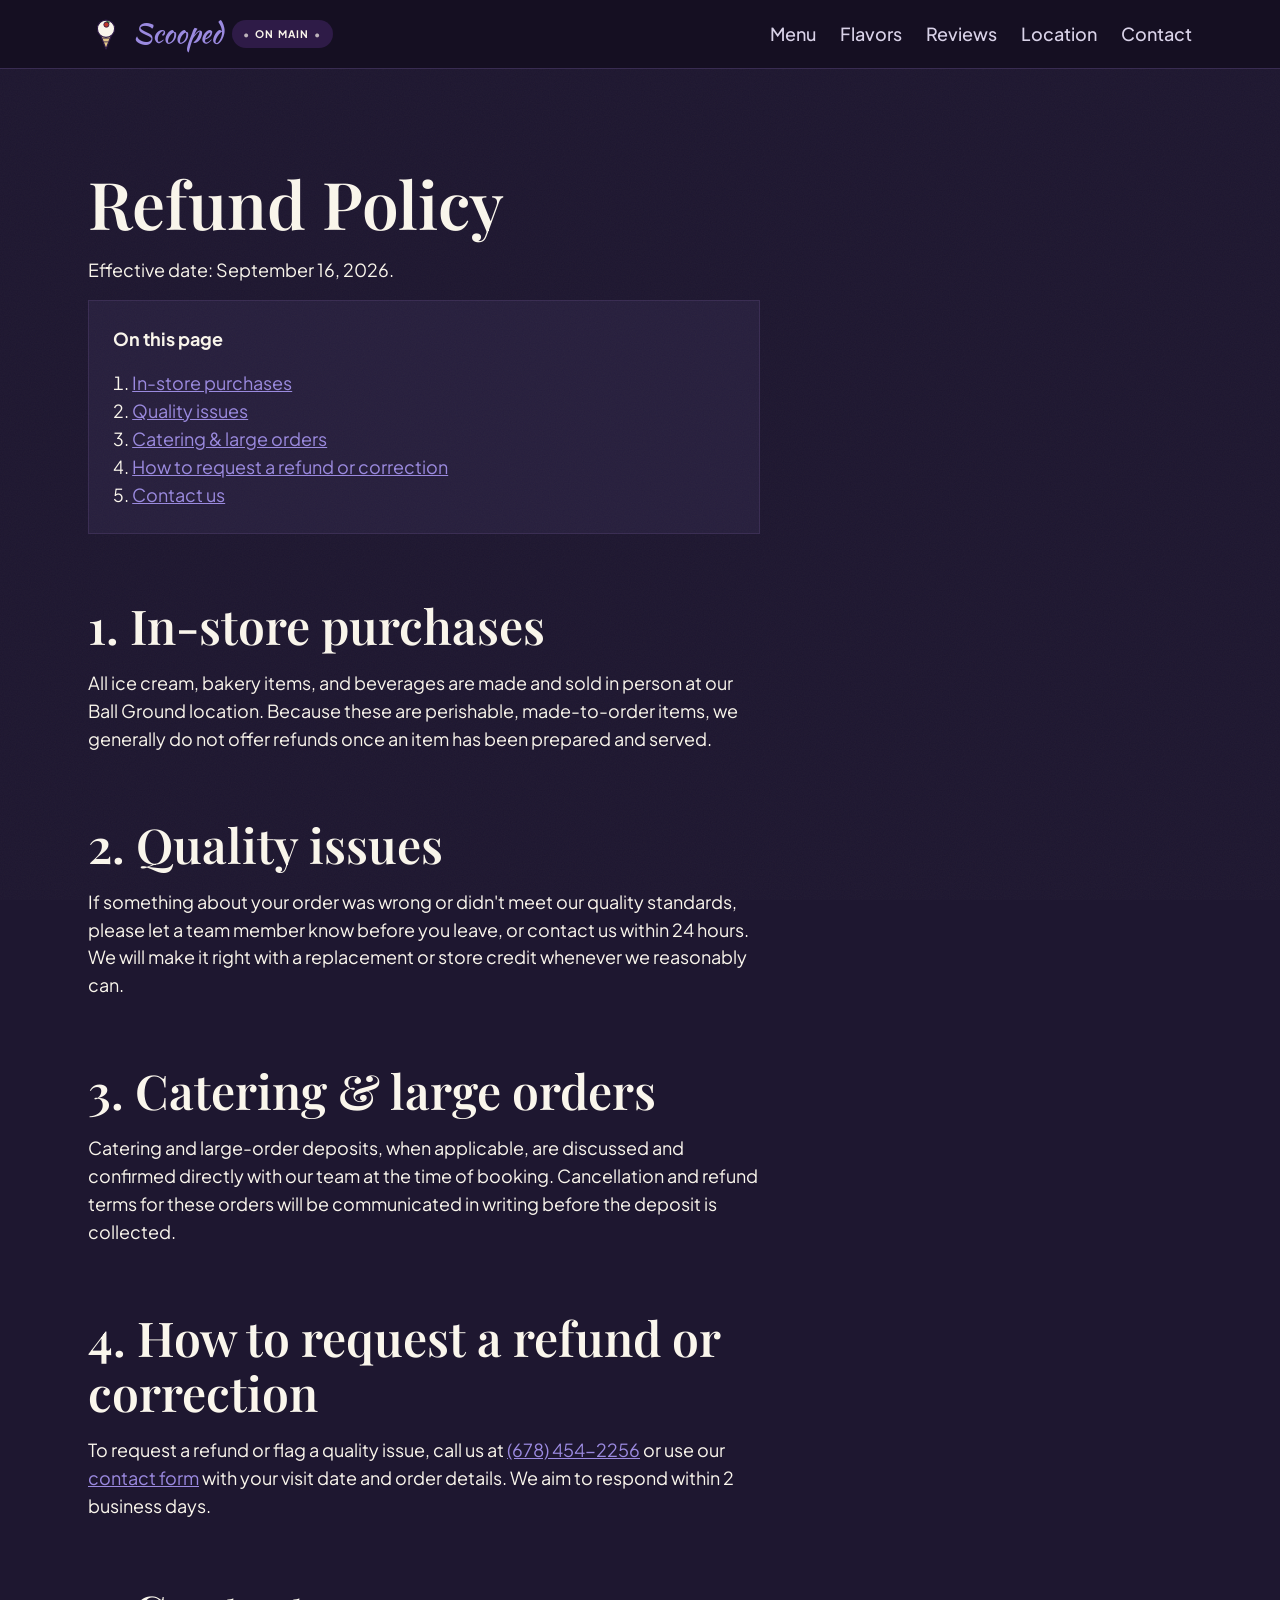
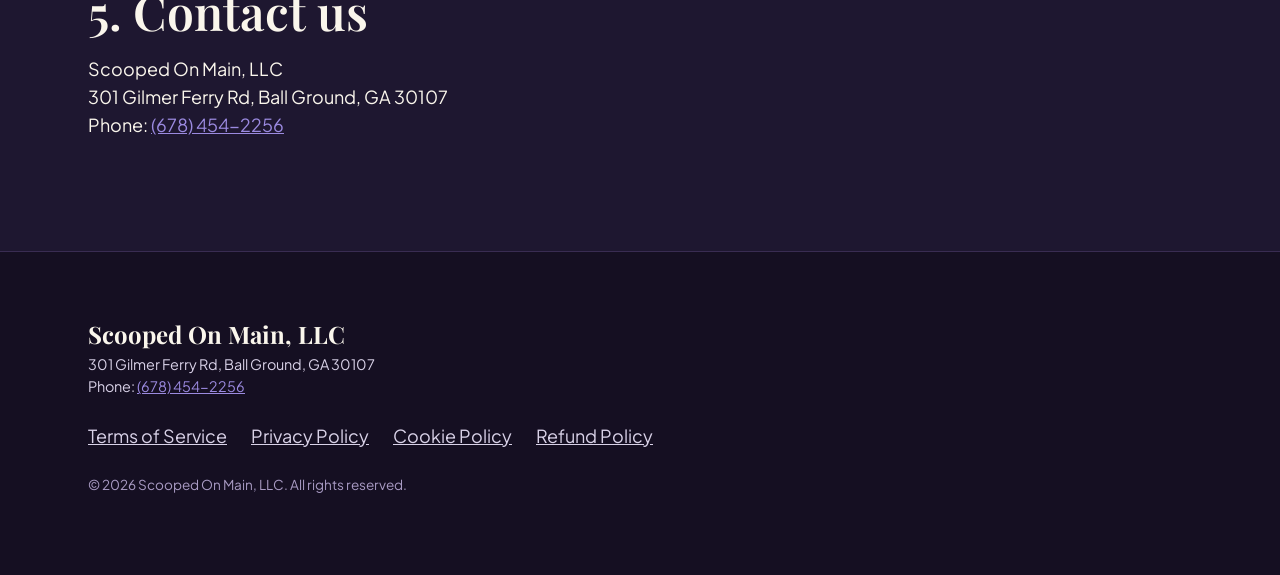
<file: refunds.html>
<!doctype html>
<html lang="en">
<head>
  <meta charset="utf-8">
  <meta name="viewport" content="width=device-width, initial-scale=1">
  <title>Refund Policy: Scooped On Main</title>
  <meta name="description" content="Scooped On Main, LLC's policy on in-store purchases, refunds, and order corrections.">
  <link rel="canonical" href="https://scoopedonmainllc.com/refunds">
  <link rel="preconnect" href="https://fonts.googleapis.com">
  <link rel="preconnect" href="https://fonts.gstatic.com" crossorigin>
  <link href="https://fonts.googleapis.com/css2?family=Playfair+Display:wght@500;600;700&family=Plus+Jakarta+Sans:wght@400;500;600;700&family=Kaushan+Script&display=swap" rel="stylesheet">
  <link rel="stylesheet" href="styles.css">
  <link rel="icon" href="images/favicon.svg" type="image/svg+xml">

  <script type="application/ld+json">
  {
    "@context": "https://schema.org",
    "@type": "BreadcrumbList",
    "itemListElement": [
      { "@type": "ListItem", "position": 1, "name": "Home", "item": "https://scoopedonmainllc.com/" },
      { "@type": "ListItem", "position": 2, "name": "Refund Policy", "item": "https://scoopedonmainllc.com/refunds" }
    ]
  }
  </script>
</head>
<body>
  <a class="skip-link" href="#main-content">Skip to main content</a>

  <header class="site-header">
    <div class="container">
      <a class="logo" href="index.html">
        <img src="images/favicon.svg" alt="" class="logo-mark" width="36" height="36">
        <span class="logo-word">Scooped</span>
        <span class="logo-pill">on main</span>
      </a>
      <nav class="main-nav" aria-label="Primary">
        <ul>
          <li><a href="index.html#menu">Menu</a></li>
          <li><a href="index.html#flavors">Flavors</a></li>
          <li><a href="index.html#reviews">Reviews</a></li>
          <li><a href="index.html#location">Location</a></li>
          <li><a href="contact.html">Contact</a></li>
        </ul>
      </nav>
    </div>
  </header>

  <main id="main-content">
    <section class="section">
      <div class="container">
        <div class="legal-content">
          <h1>Refund Policy</h1>
          <p>Effective date: September 16, 2026.</p>

          <div class="legal-toc">
            <p><strong>On this page</strong></p>
            <ol>
              <li><a href="#instore">In-store purchases</a></li>
              <li><a href="#quality">Quality issues</a></li>
              <li><a href="#catering">Catering &amp; large orders</a></li>
              <li><a href="#process">How to request a refund or correction</a></li>
              <li><a href="#contact">Contact us</a></li>
            </ol>
          </div>

          <h2 id="instore">1. In-store purchases</h2>
          <p>All ice cream, bakery items, and beverages are made and sold in person at our Ball Ground location. Because these are perishable, made-to-order items, we generally do not offer refunds once an item has been prepared and served.</p>

          <h2 id="quality">2. Quality issues</h2>
          <p>If something about your order was wrong or didn't meet our quality standards, please let a team member know before you leave, or contact us within 24 hours. We will make it right with a replacement or store credit whenever we reasonably can.</p>

          <h2 id="catering">3. Catering &amp; large orders</h2>
          <p>Catering and large-order deposits, when applicable, are discussed and confirmed directly with our team at the time of booking. Cancellation and refund terms for these orders will be communicated in writing before the deposit is collected.</p>

          <h2 id="process">4. How to request a refund or correction</h2>
          <p>To request a refund or flag a quality issue, call us at <a href="tel:16784542256">(678) 454-2256</a> or use our <a href="contact.html">contact form</a> with your visit date and order details. We aim to respond within 2 business days.</p>

          <h2 id="contact">5. Contact us</h2>
          <p>Scooped On Main, LLC<br>301 Gilmer Ferry Rd, Ball Ground, GA 30107<br>Phone: <a href="tel:16784542256">(678) 454-2256</a></p>
        </div>
      </div>
    </section>
  </main>

  <footer class="site-footer">
    <div class="container">
      <div class="business-info">
        <p><strong>Scooped On Main, LLC</strong><br>
        301 Gilmer Ferry Rd, Ball Ground, GA 30107<br>
        Phone: <a href="tel:16784542256">(678) 454-2256</a></p>
      </div>
      <nav aria-label="Legal">
        <ul>
          <li><a href="terms.html">Terms of Service</a></li>
          <li><a href="privacy.html">Privacy Policy</a></li>
          <li><a href="cookies.html">Cookie Policy</a></li>
          <li><a href="refunds.html" aria-current="page">Refund Policy</a></li>
        </ul>
      </nav>
      <p class="copyright">&copy; 2026 Scooped On Main, LLC. All rights reserved.</p>
    </div>
  </footer>

  <script src="main.js"></script>
  <script src="cookie-consent.js"></script>
</body>
</html>
</file>
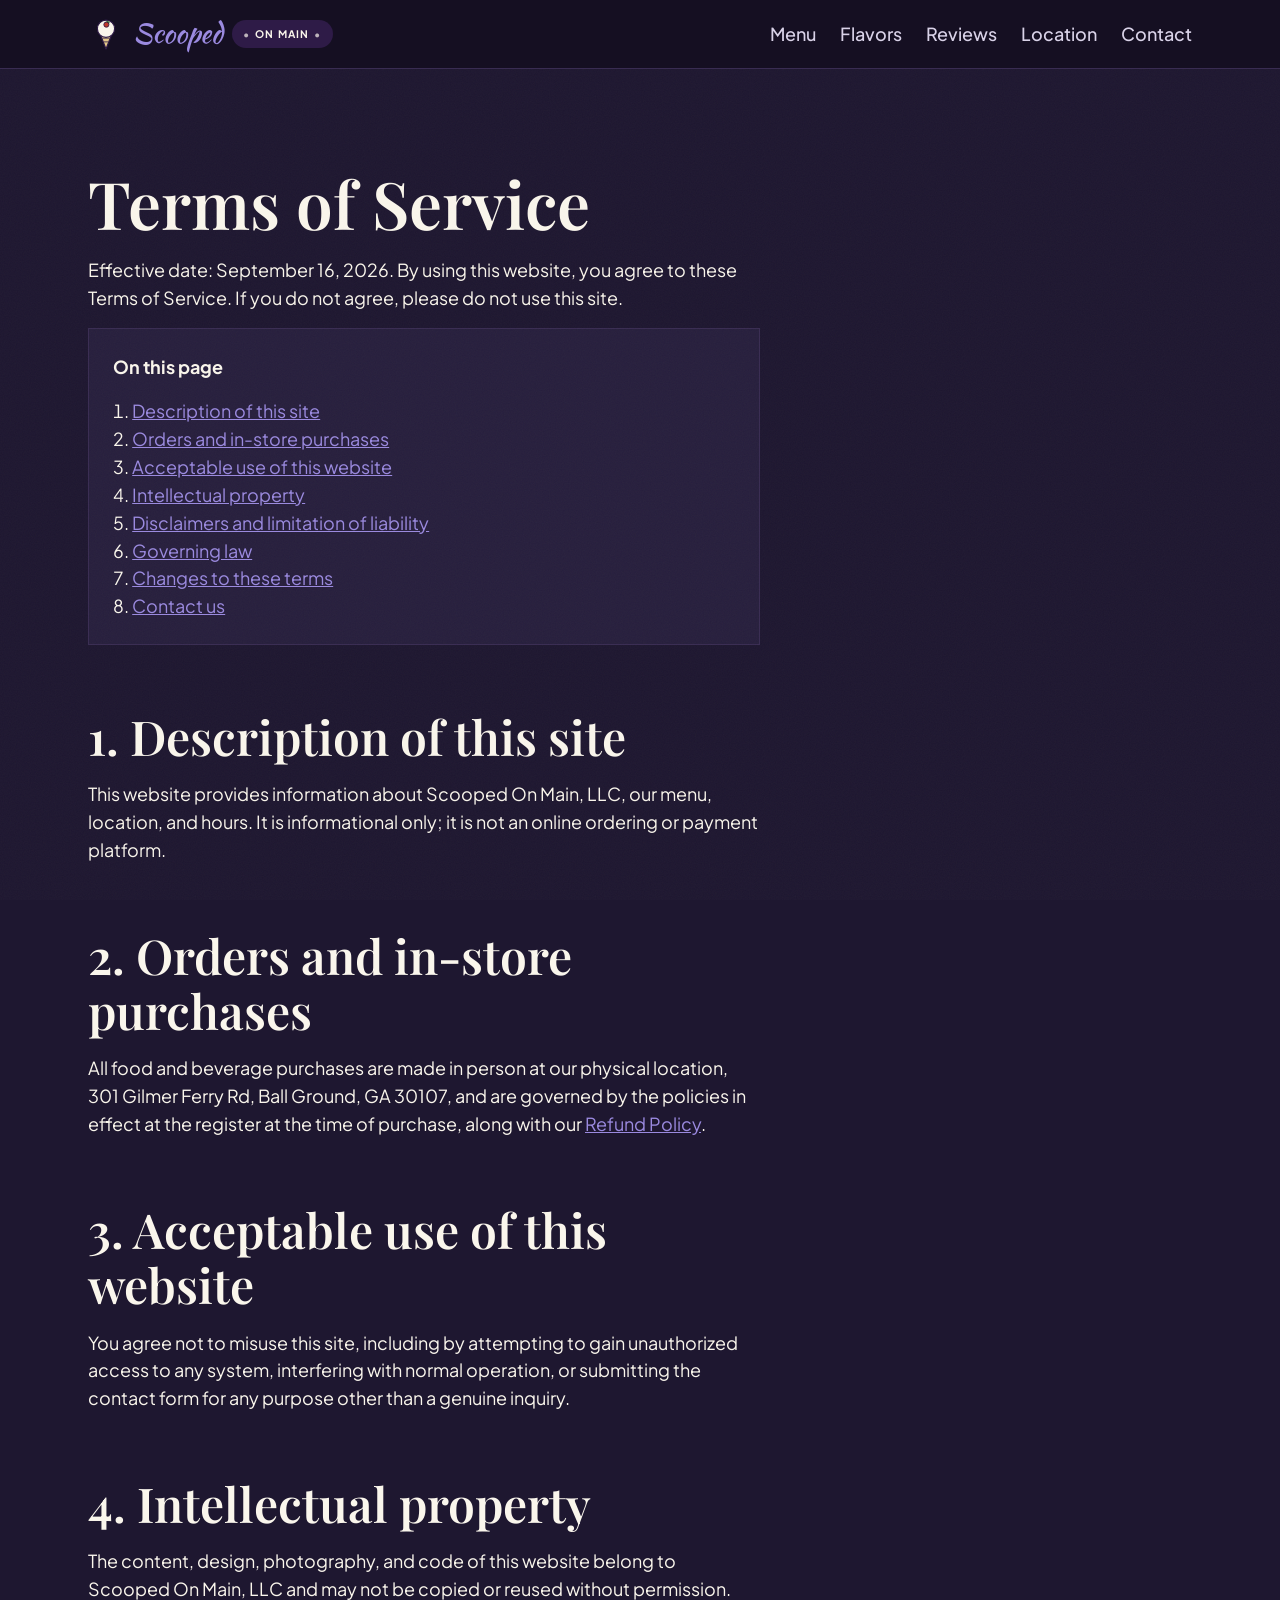
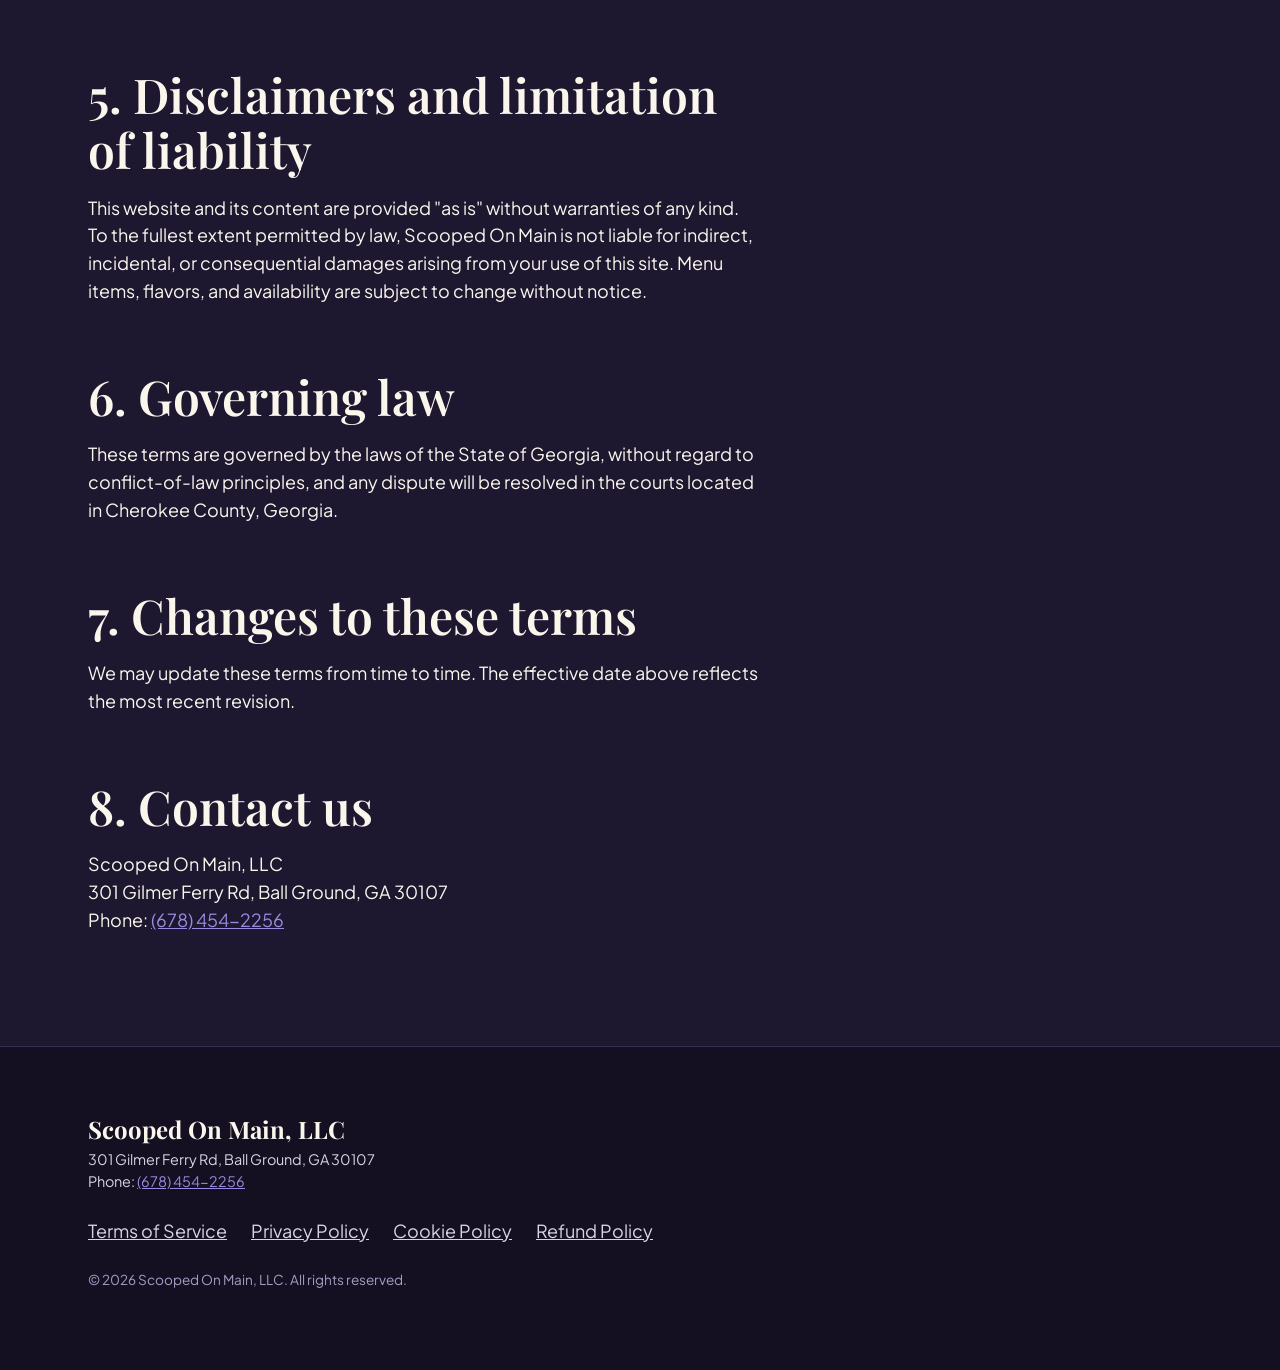
<file: terms.html>
<!doctype html>
<html lang="en">
<head>
  <meta charset="utf-8">
  <meta name="viewport" content="width=device-width, initial-scale=1">
  <title>Terms of Service: Scooped On Main</title>
  <meta name="description" content="The terms that govern your use of the Scooped On Main, LLC website.">
  <link rel="canonical" href="https://scoopedonmainllc.com/terms">
  <link rel="preconnect" href="https://fonts.googleapis.com">
  <link rel="preconnect" href="https://fonts.gstatic.com" crossorigin>
  <link href="https://fonts.googleapis.com/css2?family=Playfair+Display:wght@500;600;700&family=Plus+Jakarta+Sans:wght@400;500;600;700&family=Kaushan+Script&display=swap" rel="stylesheet">
  <link rel="stylesheet" href="styles.css">
  <link rel="icon" href="images/favicon.svg" type="image/svg+xml">

  <script type="application/ld+json">
  {
    "@context": "https://schema.org",
    "@type": "BreadcrumbList",
    "itemListElement": [
      { "@type": "ListItem", "position": 1, "name": "Home", "item": "https://scoopedonmainllc.com/" },
      { "@type": "ListItem", "position": 2, "name": "Terms of Service", "item": "https://scoopedonmainllc.com/terms" }
    ]
  }
  </script>
</head>
<body>
  <a class="skip-link" href="#main-content">Skip to main content</a>

  <header class="site-header">
    <div class="container">
      <a class="logo" href="index.html">
        <img src="images/favicon.svg" alt="" class="logo-mark" width="36" height="36">
        <span class="logo-word">Scooped</span>
        <span class="logo-pill">on main</span>
      </a>
      <nav class="main-nav" aria-label="Primary">
        <ul>
          <li><a href="index.html#menu">Menu</a></li>
          <li><a href="index.html#flavors">Flavors</a></li>
          <li><a href="index.html#reviews">Reviews</a></li>
          <li><a href="index.html#location">Location</a></li>
          <li><a href="contact.html">Contact</a></li>
        </ul>
      </nav>
    </div>
  </header>

  <main id="main-content">
    <section class="section">
      <div class="container">
        <div class="legal-content">
          <h1>Terms of Service</h1>
          <p>Effective date: September 16, 2026. By using this website, you agree to these Terms of Service. If you do not agree, please do not use this site.</p>

          <div class="legal-toc">
            <p><strong>On this page</strong></p>
            <ol>
              <li><a href="#services">Description of this site</a></li>
              <li><a href="#orders">Orders and in-store purchases</a></li>
              <li><a href="#use">Acceptable use of this website</a></li>
              <li><a href="#ip">Intellectual property</a></li>
              <li><a href="#liability">Disclaimers and limitation of liability</a></li>
              <li><a href="#law">Governing law</a></li>
              <li><a href="#changes">Changes to these terms</a></li>
              <li><a href="#contact">Contact us</a></li>
            </ol>
          </div>

          <h2 id="services">1. Description of this site</h2>
          <p>This website provides information about Scooped On Main, LLC, our menu, location, and hours. It is informational only; it is not an online ordering or payment platform.</p>

          <h2 id="orders">2. Orders and in-store purchases</h2>
          <p>All food and beverage purchases are made in person at our physical location, 301 Gilmer Ferry Rd, Ball Ground, GA 30107, and are governed by the policies in effect at the register at the time of purchase, along with our <a href="refunds.html">Refund Policy</a>.</p>

          <h2 id="use">3. Acceptable use of this website</h2>
          <p>You agree not to misuse this site, including by attempting to gain unauthorized access to any system, interfering with normal operation, or submitting the contact form for any purpose other than a genuine inquiry.</p>

          <h2 id="ip">4. Intellectual property</h2>
          <p>The content, design, photography, and code of this website belong to Scooped On Main, LLC and may not be copied or reused without permission.</p>

          <h2 id="liability">5. Disclaimers and limitation of liability</h2>
          <p>This website and its content are provided "as is" without warranties of any kind. To the fullest extent permitted by law, Scooped On Main is not liable for indirect, incidental, or consequential damages arising from your use of this site. Menu items, flavors, and availability are subject to change without notice.</p>

          <h2 id="law">6. Governing law</h2>
          <p>These terms are governed by the laws of the State of Georgia, without regard to conflict-of-law principles, and any dispute will be resolved in the courts located in Cherokee County, Georgia.</p>

          <h2 id="changes">7. Changes to these terms</h2>
          <p>We may update these terms from time to time. The effective date above reflects the most recent revision.</p>

          <h2 id="contact">8. Contact us</h2>
          <p>Scooped On Main, LLC<br>301 Gilmer Ferry Rd, Ball Ground, GA 30107<br>Phone: <a href="tel:16784542256">(678) 454-2256</a></p>
        </div>
      </div>
    </section>
  </main>

  <footer class="site-footer">
    <div class="container">
      <div class="business-info">
        <p><strong>Scooped On Main, LLC</strong><br>
        301 Gilmer Ferry Rd, Ball Ground, GA 30107<br>
        Phone: <a href="tel:16784542256">(678) 454-2256</a></p>
      </div>
      <nav aria-label="Legal">
        <ul>
          <li><a href="terms.html" aria-current="page">Terms of Service</a></li>
          <li><a href="privacy.html">Privacy Policy</a></li>
          <li><a href="cookies.html">Cookie Policy</a></li>
          <li><a href="refunds.html">Refund Policy</a></li>
        </ul>
      </nav>
      <p class="copyright">&copy; 2026 Scooped On Main, LLC. All rights reserved.</p>
    </div>
  </footer>

  <script src="main.js"></script>
  <script src="cookie-consent.js"></script>
</body>
</html>
</file>
<file: styles.css>
/* Scooped On Main, LLC -- design system.
   Palette pulled from the brand mark: plum-black background, lavender
   script purple, deep plaque purple, cherry red, and scoop cream.
   No hover animations, no glow orbs, no bento grids, no glass cards. */

:root {
  --color-bg: #1E1730;          /* page background: deep plum-black */
  --color-bg-raised: #271F3D;   /* raised surfaces, alternating sections */
  --color-bg-nav: #150F22;      /* header, footer, banner */
  --color-ink: #FAF6EC;         /* headings, primary text -- scoop cream */
  --color-ink-soft: #D9D2E8;    /* body, secondary text */
  --color-caption: #A99BC4;     /* captions, placeholders */
  --color-amber: #9B8AE0;       /* accent: links, badges, index numerals -- script purple */
  --color-amber-strong: #2E1B47;/* primary buttons, strong fills -- deep plaque purple */
  --color-focus: #C3B4F5;       /* focus ring -- bright lavender, visible on dark surfaces */
  --color-cherry: #C0392B;      /* cherry red accent -- star ratings, small highlights */
  --color-line: #392C52;        /* dividers, borders */
  --color-input-border: #5C4A80;
  --color-error: #F0836A;       /* form errors -- legible on dark bg */

  --font-display: "Playfair Display", ui-serif, Georgia, serif;
  --font-body: "Plus Jakarta Sans", ui-sans-serif, system-ui, sans-serif;
  --font-script: "Kaushan Script", cursive;

  --step-0: clamp(1rem, 0.95rem + 0.25vw, 1.125rem);
  --step-1: clamp(1.25rem, 1.15rem + 0.5vw, 1.5rem);
  --step-2: clamp(1.6rem, 1.4rem + 1vw, 2.1rem);
  --step-3: clamp(2.1rem, 1.8rem + 1.5vw, 3rem);
  --step-4: clamp(2.6rem, 2.1rem + 2.5vw, 4.2rem);

  --space-1: 0.5rem;
  --space-2: 1rem;
  --space-3: 1.5rem;
  --space-4: 2.5rem;
  --space-5: 4rem;
  --space-6: 6rem;

  --max-content: 72rem;
  --max-reading: 42rem;
  --header-offset: 5.5rem;
}

*, *::before, *::after { box-sizing: border-box; }
html {
  -webkit-text-size-adjust: 100%;
  scroll-behavior: smooth;
}
@media (prefers-reduced-motion: reduce) {
  html { scroll-behavior: auto; }
}
body {
  margin: 0;
  background: var(--color-bg);
  color: var(--color-ink);
  font-family: var(--font-body);
  font-size: var(--step-0);
  line-height: 1.55;
}

/* Faint fixed grain over the dark surface -- texture, not a gradient orb. */
body::after {
  content: "";
  position: fixed;
  inset: 0;
  background-image: url("data:image/svg+xml,%3Csvg xmlns='http://www.w3.org/2000/svg' width='200' height='200'%3E%3Cfilter id='n'%3E%3CfeTurbulence type='fractalNoise' baseFrequency='0.85' numOctaves='3' stitchTiles='stitch'/%3E%3C/filter%3E%3Crect width='100%25' height='100%25' filter='url(%23n)'/%3E%3C/svg%3E");
  opacity: 0.035;
  pointer-events: none;
  z-index: 1;
}

img { max-width: 100%; display: block; }
h1, h2, h3, h4 {
  font-family: var(--font-display);
  line-height: 1.15;
  margin: 0 0 var(--space-2) 0;
  font-weight: 600;
}
h1 { font-size: var(--step-4); }
h2 { font-size: var(--step-3); }
h3 { font-size: var(--step-2); }
h4 { font-size: var(--step-1); }
p { margin: 0 0 var(--space-2) 0; }
a { color: var(--color-amber); }

/* No hover animations anywhere: state changes are instant, not transitioned. */
a, button, .btn, .menu-card, .review-card { transition: none; }

.skip-link {
  position: absolute;
  left: var(--space-2);
  top: -3rem;
  background: var(--color-ink);
  color: var(--color-bg);
  padding: var(--space-1) var(--space-2);
  z-index: 100;
  text-decoration: none;
  font-weight: 600;
}
.skip-link:focus { top: var(--space-2); }

:focus-visible {
  outline: 3px solid var(--color-focus);
  outline-offset: 2px;
}
a:focus:not(:focus-visible) { outline: none; }

.container {
  max-width: var(--max-content);
  margin: 0 auto;
  padding: 0 var(--space-3);
}

section[id] { scroll-margin-top: var(--header-offset); }

/* Header */
.site-header {
  position: sticky;
  top: 0;
  z-index: 50;
  background: var(--color-bg-nav);
  border-bottom: 1px solid var(--color-line);
  padding: var(--space-2) 0;
}
.site-header .container {
  display: flex;
  align-items: center;
  justify-content: space-between;
  gap: var(--space-3);
}
.logo {
  display: inline-flex;
  align-items: center;
  gap: 0.55rem;
  text-decoration: none;
  color: var(--color-ink);
}
.logo-mark { width: 2.25rem; height: 2.25rem; flex-shrink: 0; }
.logo-word {
  font-family: var(--font-script);
  font-weight: 400;
  font-size: 1.7rem;
  line-height: 1;
  color: var(--color-amber);
}
.logo-pill {
  display: inline-flex;
  align-items: center;
  gap: 0.3rem;
  font-family: var(--font-body);
  font-size: 0.65rem;
  font-weight: 700;
  letter-spacing: 0.12em;
  text-transform: uppercase;
  color: var(--color-ink);
  background: var(--color-amber-strong);
  border-radius: 999px;
  padding: 0.35rem 0.7rem;
}
.logo-pill::before,
.logo-pill::after {
  content: "\2022";
  color: var(--color-ink);
  opacity: 0.7;
  font-size: 0.6rem;
}
@media (max-width: 26rem) {
  .logo-pill { display: none; }
}
.main-nav ul {
  list-style: none;
  display: flex;
  align-items: center;
  gap: var(--space-3);
  margin: 0;
  padding: 0;
}
.main-nav a {
  text-decoration: none;
  color: var(--color-ink-soft);
  font-weight: 500;
  border-bottom: 2px solid transparent;
  padding-bottom: 0.15rem;
}
.main-nav a:hover,
.main-nav a[aria-current="page"] {
  border-bottom: 2px solid var(--color-amber);
  color: var(--color-ink);
}
.header-cta { flex-shrink: 0; }

@media (max-width: 56rem) {
  .site-header .container { flex-wrap: wrap; row-gap: var(--space-2); }
  .main-nav { flex-basis: 100%; order: 3; }
  .main-nav ul { flex-wrap: wrap; gap: var(--space-1) var(--space-3); }
}

/* Buttons -- flat fill, sharp corners, no shadow, no motion */
.btn {
  display: inline-block;
  font-family: var(--font-body);
  font-weight: 700;
  font-size: var(--step-0);
  padding: 0.85rem 1.6rem;
  border: 2px solid var(--color-amber-strong);
  border-radius: 2px;
  text-decoration: none;
  cursor: pointer;
  background: var(--color-amber-strong);
  color: var(--color-ink);
}
.btn:hover { background: var(--color-ink); border-color: var(--color-ink); color: var(--color-amber-strong); }
.btn-sm { padding: 0.45rem 0.9rem; font-size: 0.875rem; }
.btn-secondary {
  background: transparent;
  color: var(--color-ink);
  border: 2px solid var(--color-ink-soft);
}
.btn-secondary:hover { background: var(--color-bg-raised); border-color: var(--color-ink); }

/* Sections */
.section { padding: var(--space-6) 0; }
.section-alt { background: var(--color-bg-raised); }

/* Hero -- plain, no glow, no dot grid */
.hero {
  padding: var(--space-6) 0 var(--space-5);
  border-bottom: 1px solid var(--color-line);
}
.hero .eyebrow {
  display: block;
  font-size: 0.8rem;
  font-weight: 700;
  letter-spacing: 0.14em;
  text-transform: uppercase;
  color: var(--color-amber);
  margin-bottom: var(--space-2);
}
.hero h1 { max-width: 46rem; }
.hero p.lede {
  font-size: var(--step-1);
  color: var(--color-ink-soft);
  max-width: var(--max-reading);
}
.hero-actions { display: flex; flex-wrap: wrap; gap: var(--space-2); margin: var(--space-3) 0 var(--space-4); }
.hero-badges { display: flex; flex-wrap: wrap; gap: var(--space-2); }
.badge {
  display: inline-flex;
  align-items: center;
  gap: 0.4rem;
  font-size: 0.8rem;
  font-weight: 600;
  color: var(--color-ink);
  background: var(--color-bg-raised);
  border: 1px solid var(--color-line);
  padding: 0.45rem 0.9rem;
  border-radius: 2px;
}
.badge .star { color: var(--color-cherry); }

.section-head { max-width: var(--max-reading); margin-bottom: var(--space-4); }
.section-eyebrow {
  display: inline-block;
  font-size: 0.75rem;
  font-weight: 700;
  letter-spacing: 0.14em;
  text-transform: uppercase;
  color: var(--color-amber);
  margin-bottom: var(--space-2);
}

/* Featured flavors -- zigzag stacked rows, asymmetrical, not a bento grid */
.flavor-row {
  display: grid;
  grid-template-columns: 9rem 1fr;
  gap: var(--space-4);
  align-items: start;
  padding: var(--space-4) 0;
  border-top: 1px solid var(--color-line);
}
.flavor-row:last-child { border-bottom: 1px solid var(--color-line); }
.flavor-row .flavor-index {
  font-family: var(--font-display);
  font-size: var(--step-3);
  color: var(--color-amber);
  line-height: 1;
}
.flavor-row h3 { margin-bottom: 0.4rem; }
.flavor-row .flavor-quote {
  margin-top: var(--space-2);
  padding-left: var(--space-2);
  border-left: 2px solid var(--color-line);
  color: var(--color-caption);
  font-style: italic;
  font-size: 0.95rem;
}
@media (max-width: 40rem) {
  .flavor-row { grid-template-columns: 1fr; gap: var(--space-1); }
  .flavor-row .flavor-index { font-size: var(--step-2); }
}

/* Menu categories -- plain typographic lists, no cards, no checkmarks */
.menu-categories {
  display: grid;
  grid-template-columns: 1fr 1fr;
  gap: var(--space-5) var(--space-4);
  margin-top: var(--space-5);
}
@media (max-width: 48rem) {
  .menu-categories { grid-template-columns: 1fr; }
}
.menu-category h3 {
  border-bottom: 1px solid var(--color-line);
  padding-bottom: var(--space-2);
  margin-bottom: var(--space-2);
}
.menu-category ul {
  list-style: none;
  margin: 0;
  padding: 0;
}
.menu-category li {
  display: flex;
  justify-content: space-between;
  gap: var(--space-2);
  padding: 0.6rem 0;
  border-bottom: 1px dashed var(--color-line);
  color: var(--color-ink-soft);
}
.menu-category li:last-child { border-bottom: none; }
.menu-category .item-name { color: var(--color-ink); font-weight: 600; }
.menu-category .item-note { color: var(--color-caption); font-size: 0.875rem; font-weight: 400; }

/* Reviews -- stacked blockquotes, single column, no card grid */
.review-list {
  display: flex;
  flex-direction: column;
  gap: 0;
  margin-top: var(--space-4);
}
.review-card {
  padding: var(--space-4) 0;
  border-top: 1px solid var(--color-line);
}
.review-card:last-child { border-bottom: 1px solid var(--color-line); }
.review-stars { color: var(--color-cherry); font-size: 0.9rem; letter-spacing: 0.15em; margin-bottom: var(--space-2); }
.review-card blockquote {
  margin: 0 0 var(--space-2) 0;
  font-size: var(--step-1);
  font-family: var(--font-display);
  font-weight: 500;
  color: var(--color-ink);
  max-width: var(--max-reading);
}
.review-author { color: var(--color-caption); font-size: 0.9rem; }

/* Location -- asymmetric two column: details beside map */
.location-grid {
  display: grid;
  grid-template-columns: 1fr 1.2fr;
  gap: var(--space-5);
  align-items: start;
}
@media (max-width: 56rem) {
  .location-grid { grid-template-columns: 1fr; }
}
.location-details dl {
  margin: var(--space-3) 0 0 0;
}
.location-details dt {
  font-size: 0.75rem;
  font-weight: 700;
  letter-spacing: 0.1em;
  text-transform: uppercase;
  color: var(--color-caption);
  margin-top: var(--space-3);
}
.location-details dd {
  margin: 0.3rem 0 0 0;
  color: var(--color-ink-soft);
}
.location-details dd a { font-weight: 600; }
.map-frame {
  border: 1px solid var(--color-line);
  overflow: hidden;
  aspect-ratio: 4 / 3;
  background: var(--color-bg-raised);
}
.map-frame iframe { width: 100%; height: 100%; border: 0; display: block; }

/* Skeleton loader -- flat pulse, no shimmer gradient */
.skeleton {
  background: var(--color-bg-raised);
  border: 1px solid var(--color-line);
  animation: skeleton-pulse 1.8s ease-in-out infinite;
}
@keyframes skeleton-pulse {
  0%, 100% { opacity: 1; }
  50% { opacity: 0.5; }
}
@media (prefers-reduced-motion: reduce) {
  .skeleton { animation: none; }
}
.media-frame {
  border: 1px solid var(--color-line);
  aspect-ratio: 4 / 3;
  display: flex;
  align-items: center;
  justify-content: center;
  color: var(--color-caption);
  font-size: 0.85rem;
  text-align: center;
  padding: var(--space-2);
}

/* Forms */
form { max-width: var(--max-reading); }
.field { margin-bottom: var(--space-3); }
.field label { display: block; font-weight: 600; margin-bottom: 0.35rem; }
.field .hint { color: var(--color-caption); font-size: 0.875rem; margin-top: 0.25rem; }
input[type="text"],
input[type="email"],
input[type="tel"],
textarea,
select {
  width: 100%;
  font-family: var(--font-body);
  font-size: var(--step-0);
  padding: 0.75rem;
  border: 2px solid var(--color-input-border);
  border-radius: 2px;
  background: var(--color-bg);
  color: var(--color-ink);
}
input:focus, textarea:focus, select:focus { border-color: var(--color-focus); }
.field-error { color: var(--color-error); font-size: 0.875rem; margin-top: 0.35rem; }
.consent-row {
  display: flex;
  align-items: flex-start;
  gap: 0.6rem;
  margin-bottom: var(--space-2);
}
.consent-row input[type="checkbox"] {
  margin-top: 0.3rem;
  width: 1.15rem;
  height: 1.15rem;
  accent-color: var(--color-amber);
}
.consent-row label { font-weight: 400; }

/* Honeypot -- hidden identically from sighted users and assistive tech */
.hp-field { position: absolute; left: -9999px; width: 1px; height: 1px; overflow: hidden; }

/* Cookie consent banner */
.consent-banner {
  position: fixed;
  left: 0; right: 0; bottom: 0;
  background: var(--color-bg-nav);
  color: var(--color-ink);
  padding: var(--space-3);
  border-top: 2px solid var(--color-amber);
  z-index: 200;
}
.consent-banner .container {
  display: flex;
  flex-wrap: wrap;
  align-items: center;
  justify-content: space-between;
  gap: var(--space-2);
}
.consent-banner p { margin: 0; max-width: 40rem; color: var(--color-ink-soft); }
.consent-banner .actions { display: flex; gap: var(--space-2); }
.consent-banner .btn { padding: 0.6rem 1.1rem; }
.consent-banner[hidden] { display: none; }

/* Footer */
.site-footer {
  border-top: 1px solid var(--color-line);
  padding: var(--space-5) 0;
  background: var(--color-bg-nav);
}
.site-footer .business-info { font-size: 0.9rem; color: var(--color-ink-soft); margin-bottom: var(--space-3); }
.site-footer .business-info strong { color: var(--color-ink); font-family: var(--font-display); font-size: var(--step-1); }
.site-footer nav ul {
  list-style: none;
  display: flex;
  flex-wrap: wrap;
  gap: var(--space-2) var(--space-3);
  padding: 0;
  margin: 0 0 var(--space-3) 0;
}
.site-footer nav a { color: var(--color-ink-soft); text-decoration: underline; }
.site-footer nav a:hover { color: var(--color-amber); }
.site-footer .copyright { color: var(--color-caption); font-size: 0.85rem; }

/* Legal pages */
.legal-content { max-width: var(--max-reading); }
.legal-content h2 { margin-top: var(--space-5); scroll-margin-top: var(--header-offset); }
.legal-toc { border: 1px solid var(--color-line); padding: var(--space-3); margin-bottom: var(--space-4); background: var(--color-bg-raised); }
.legal-toc ol { margin: 0; padding-left: 1.2rem; }

/* 404 */
.error-page { padding: var(--space-6) 0; }
.error-page .error-code {
  font-family: var(--font-display);
  font-size: var(--step-4);
  color: var(--color-amber);
  margin-bottom: 0;
}

/* Scroll reveal -- fade + rise on first intersection only */
.reveal { opacity: 0; transform: translateY(16px); transition: opacity 0.5s ease-out, transform 0.5s ease-out; }
.reveal.is-visible { opacity: 1; transform: translateY(0); }
@media (prefers-reduced-motion: reduce) {
  .reveal { opacity: 1; transform: none; transition: none; }
}
</file>
